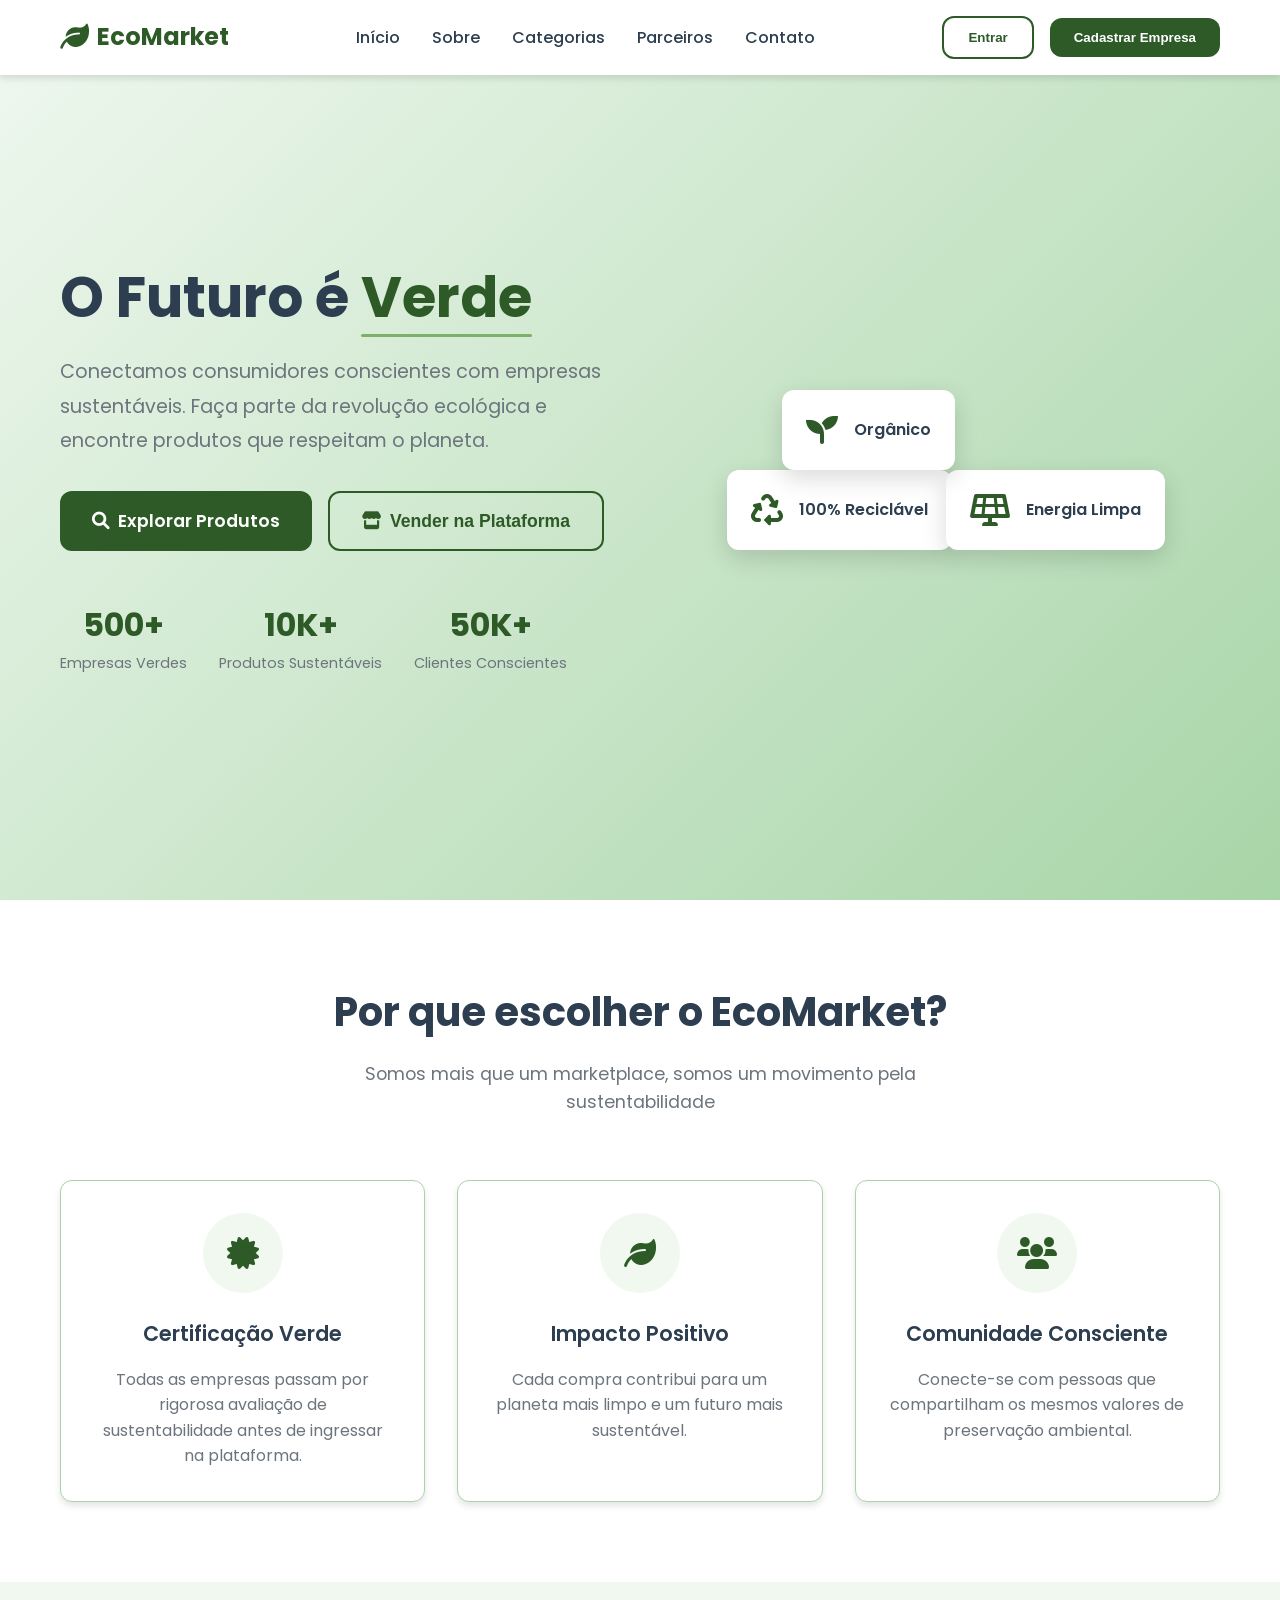
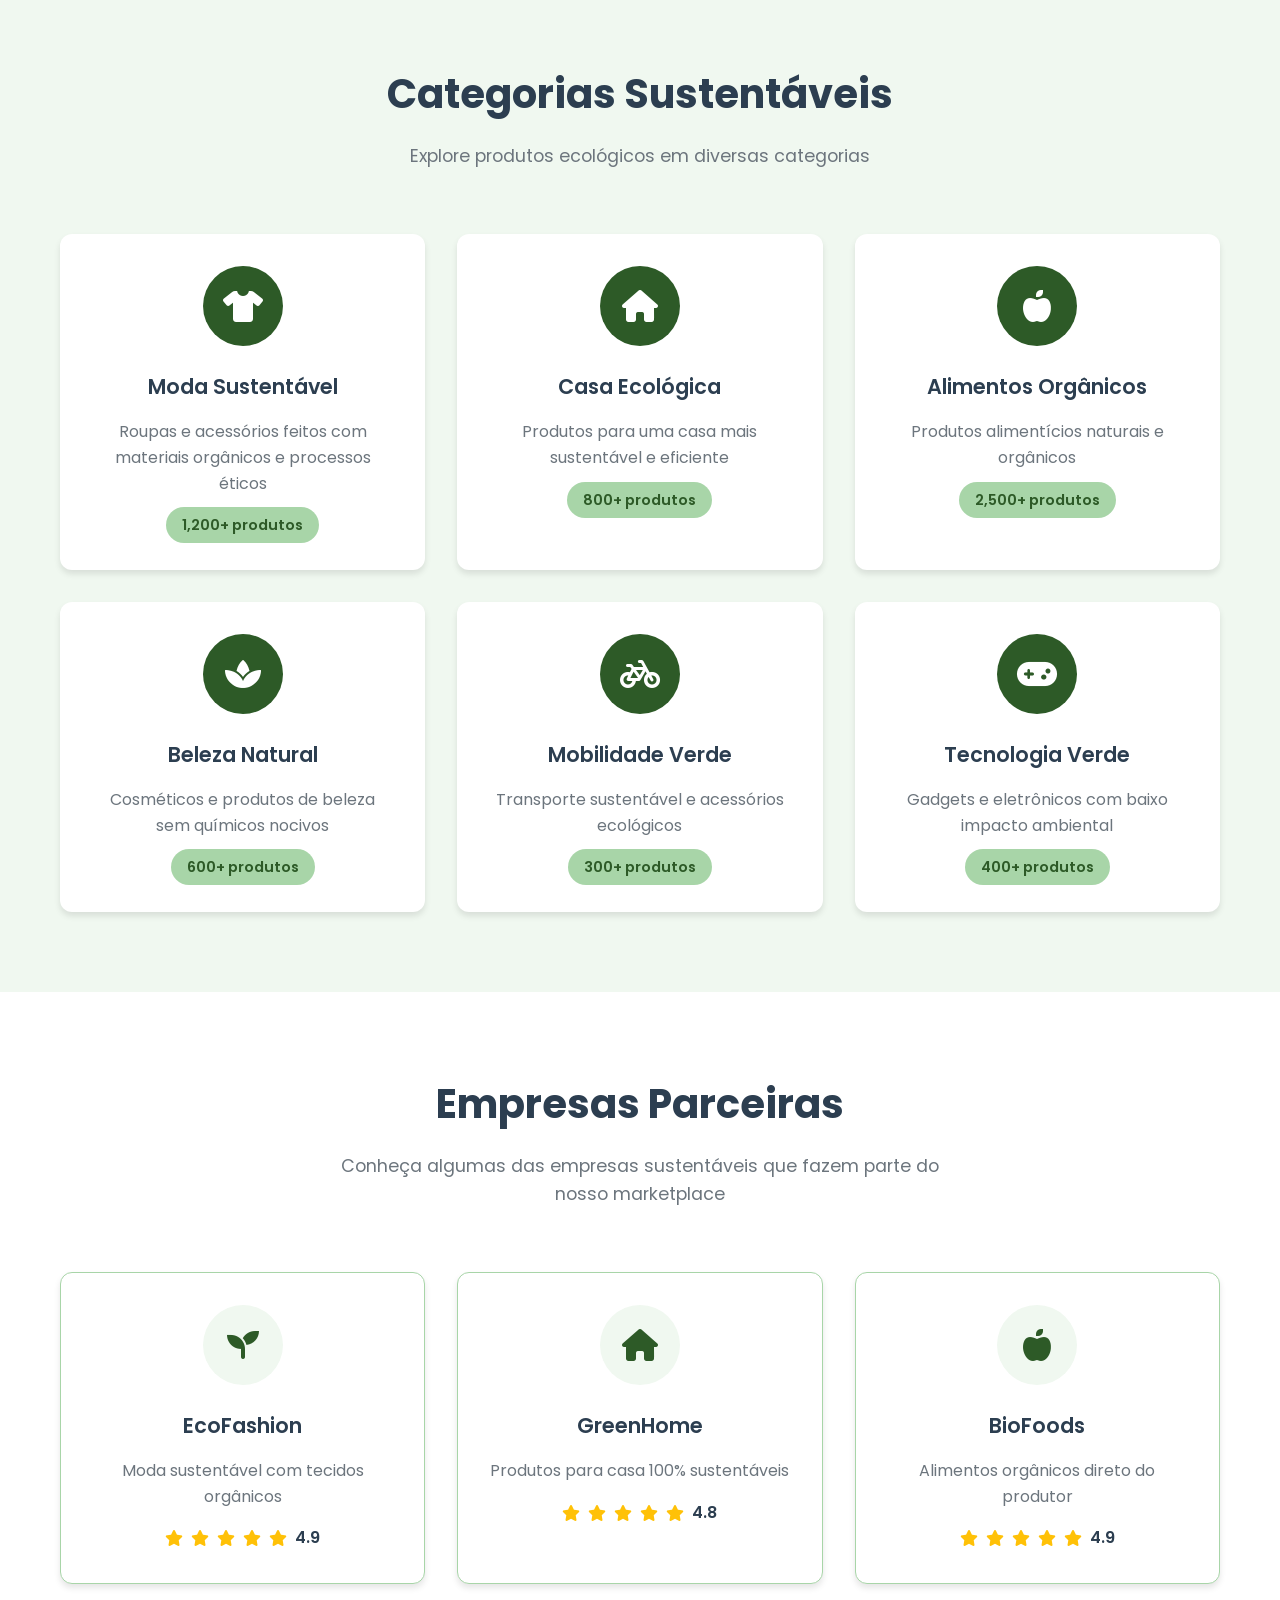
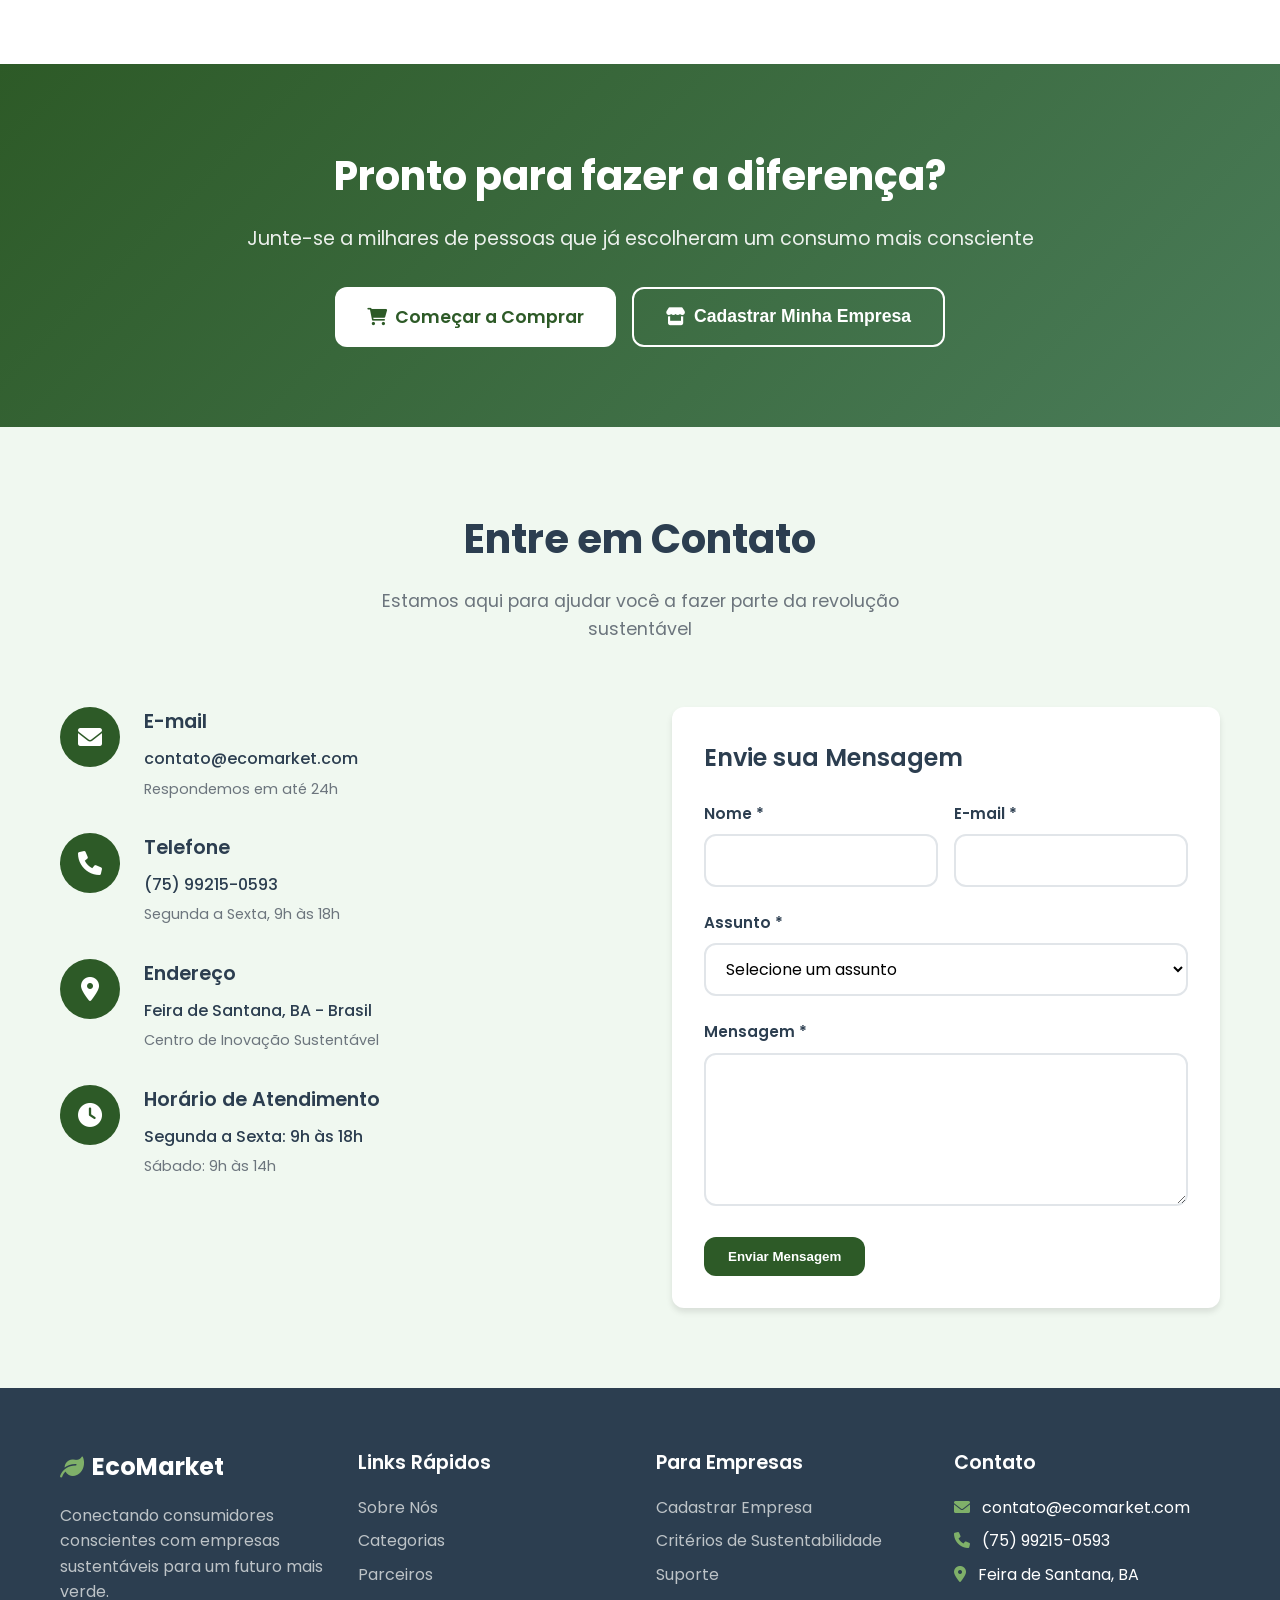
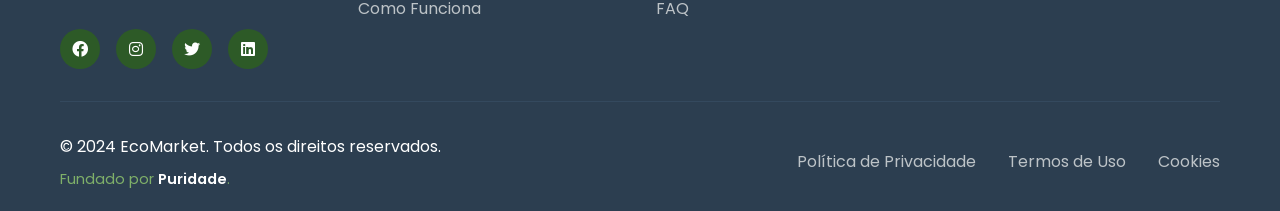
<file: index.html>
<!DOCTYPE html>
<html lang="pt-BR">
<head>
    <meta charset="UTF-8">
    <meta name="viewport" content="width=device-width, initial-scale=1.0">
    <link rel="shortcut icon" href="favicon.ico" type="image/x-icon">
    <title>EcoMarket - Marketplace Sustentável</title>
    <link rel="stylesheet" href="styles.css">
    <link href="https://fonts.googleapis.com/css2?family=Poppins:wght@300;400;500;600;700&display=swap" rel="stylesheet">
    <link rel="stylesheet" href="https://cdnjs.cloudflare.com/ajax/libs/font-awesome/6.0.0/css/all.min.css">
</head>
<body>
    <!-- Header -->
    <header class="header">
        <nav class="navbar">
            <div class="nav-container">
                <div class="nav-logo">
                    <i class="fas fa-leaf"></i>
                    <span>EcoMarket</span>
                </div>
                <ul class="nav-menu">
                    <li><a href="#home">Início</a></li>
                    <li><a href="#about">Sobre</a></li>
                    <li><a href="#categories">Categorias</a></li>
                    <li><a href="#partners">Parceiros</a></li>
                    <li><a href="#contact">Contato</a></li>
                </ul>
                <div class="nav-actions">
                    <button class="btn-secondary">Entrar</button>
                    <button class="btn-primary">Cadastrar Empresa</button>
                </div>
                <div class="hamburger">
                    <span></span>
                    <span></span>
                    <span></span>
                </div>
            </div>
        </nav>
    </header>

    <!-- Hero Section -->
    <section id="home" class="hero">
        <div class="hero-container">
            <div class="hero-content">
                <h1 class="hero-title">
                    O Futuro é <span class="highlight">Verde</span>
                </h1>
                <p class="hero-subtitle">
                    Conectamos consumidores conscientes com empresas sustentáveis. 
                    Faça parte da revolução ecológica e encontre produtos que respeitam o planeta.
                </p>
                <div class="hero-actions">
                    <a href="marketplace/marketplace.html" class="btn-primary btn-large">
                        <i class="fas fa-search"></i>
                        Explorar Produtos
                    </a>
                    <button class="btn-outline btn-large">
                        <i class="fas fa-store"></i>
                        Vender na Plataforma
                    </button>
                </div>
                <div class="hero-stats">
                    <div class="stat">
                        <span class="stat-number">500+</span>
                        <span class="stat-label">Empresas Verdes</span>
                    </div>
                    <div class="stat">
                        <span class="stat-number">10K+</span>
                        <span class="stat-label">Produtos Sustentáveis</span>
                    </div>
                    <div class="stat">
                        <span class="stat-number">50K+</span>
                        <span class="stat-label">Clientes Conscientes</span>
                    </div>
                </div>
            </div>
            <div class="hero-image">
                <div class="floating-card card-1">
                    <i class="fas fa-recycle"></i>
                    <span>100% Reciclável</span>
                </div>
                <div class="floating-card card-2">
                    <i class="fas fa-solar-panel"></i>
                    <span>Energia Limpa</span>
                </div>
                <div class="floating-card card-3">
                    <i class="fas fa-seedling"></i>
                    <span>Orgânico</span>
                </div>
            </div>
        </div>
    </section>

    <!-- About Section -->
    <section id="about" class="about">
        <div class="container">
            <div class="section-header">
                <h2>Por que escolher o EcoMarket?</h2>
                <p>Somos mais que um marketplace, somos um movimento pela sustentabilidade</p>
            </div>
            <div class="features-grid">
                <div class="feature-card">
                    <div class="feature-icon">
                        <i class="fas fa-certificate"></i>
                    </div>
                    <h3>Certificação Verde</h3>
                    <p>Todas as empresas passam por rigorosa avaliação de sustentabilidade antes de ingressar na plataforma.</p>
                </div>
                <div class="feature-card">
                    <div class="feature-icon">
                        <i class="fas fa-leaf"></i>
                    </div>
                    <h3>Impacto Positivo</h3>
                    <p>Cada compra contribui para um planeta mais limpo e um futuro mais sustentável.</p>
                </div>
                <div class="feature-card">
                    <div class="feature-icon">
                        <i class="fas fa-users"></i>
                    </div>
                    <h3>Comunidade Consciente</h3>
                    <p>Conecte-se com pessoas que compartilham os mesmos valores de preservação ambiental.</p>
                </div>
            </div>
        </div>
    </section>

    <!-- Categories Section -->
    <section id="categories" class="categories">
        <div class="container">
            <div class="section-header">
                <h2>Categorias Sustentáveis</h2>
                <p>Explore produtos ecológicos em diversas categorias</p>
            </div>
            <div class="categories-grid">
                <div class="category-card">
                    <div class="category-icon">
                        <i class="fas fa-tshirt"></i>
                    </div>
                    <h3>Moda Sustentável</h3>
                    <p>Roupas e acessórios feitos com materiais orgânicos e processos éticos</p>
                    <span class="category-count">1,200+ produtos</span>
                </div>
                <div class="category-card">
                    <div class="category-icon">
                        <i class="fas fa-home"></i>
                    </div>
                    <h3>Casa Ecológica</h3>
                    <p>Produtos para uma casa mais sustentável e eficiente</p>
                    <span class="category-count">800+ produtos</span>
                </div>
                <div class="category-card">
                    <div class="category-icon">
                        <i class="fas fa-apple-alt"></i>
                    </div>
                    <h3>Alimentos Orgânicos</h3>
                    <p>Produtos alimentícios naturais e orgânicos</p>
                    <span class="category-count">2,500+ produtos</span>
                </div>
                <div class="category-card">
                    <div class="category-icon">
                        <i class="fas fa-spa"></i>
                    </div>
                    <h3>Beleza Natural</h3>
                    <p>Cosméticos e produtos de beleza sem químicos nocivos</p>
                    <span class="category-count">600+ produtos</span>
                </div>
                <div class="category-card">
                    <div class="category-icon">
                        <i class="fas fa-bicycle"></i>
                    </div>
                    <h3>Mobilidade Verde</h3>
                    <p>Transporte sustentável e acessórios ecológicos</p>
                    <span class="category-count">300+ produtos</span>
                </div>
                <div class="category-card">
                    <div class="category-icon">
                        <i class="fas fa-gamepad"></i>
                    </div>
                    <h3>Tecnologia Verde</h3>
                    <p>Gadgets e eletrônicos com baixo impacto ambiental</p>
                    <span class="category-count">400+ produtos</span>
                </div>
            </div>
        </div>
    </section>

    <!-- Partners Section -->
    <section id="partners" class="partners">
        <div class="container">
            <div class="section-header">
                <h2>Empresas Parceiras</h2>
                <p>Conheça algumas das empresas sustentáveis que fazem parte do nosso marketplace</p>
            </div>
            <div class="partners-grid">
                <div class="partner-card">
                    <div class="partner-logo">
                        <i class="fas fa-seedling"></i>
                    </div>
                    <h3>EcoFashion</h3>
                    <p>Moda sustentável com tecidos orgânicos</p>
                    <div class="partner-rating">
                        <i class="fas fa-star"></i>
                        <i class="fas fa-star"></i>
                        <i class="fas fa-star"></i>
                        <i class="fas fa-star"></i>
                        <i class="fas fa-star"></i>
                        <span>4.9</span>
                    </div>
                </div>
                <div class="partner-card">
                    <div class="partner-logo">
                        <i class="fas fa-home"></i>
                    </div>
                    <h3>GreenHome</h3>
                    <p>Produtos para casa 100% sustentáveis</p>
                    <div class="partner-rating">
                        <i class="fas fa-star"></i>
                        <i class="fas fa-star"></i>
                        <i class="fas fa-star"></i>
                        <i class="fas fa-star"></i>
                        <i class="fas fa-star"></i>
                        <span>4.8</span>
                    </div>
                </div>
                <div class="partner-card">
                    <div class="partner-logo">
                        <i class="fas fa-apple-alt"></i>
                    </div>
                    <h3>BioFoods</h3>
                    <p>Alimentos orgânicos direto do produtor</p>
                    <div class="partner-rating">
                        <i class="fas fa-star"></i>
                        <i class="fas fa-star"></i>
                        <i class="fas fa-star"></i>
                        <i class="fas fa-star"></i>
                        <i class="fas fa-star"></i>
                        <span>4.9</span>
                    </div>
                </div>
            </div>
        </div>
    </section>

    <!-- CTA Section -->
    <section class="cta">
        <div class="container">
            <div class="cta-content">
                <h2>Pronto para fazer a diferença?</h2>
                <p>Junte-se a milhares de pessoas que já escolheram um consumo mais consciente</p>
                <div class="cta-actions">
                    <a href="marketplace/marketplace.html" class="btn-primary btn-large">
                        <i class="fas fa-shopping-cart"></i>
                        Começar a Comprar
                    </a>
                    <button class="btn-outline btn-large">
                        <i class="fas fa-store"></i>
                        Cadastrar Minha Empresa
                    </button>
                </div>
            </div>
        </div>
    </section>

    <!-- Seção de Contato -->
    <section id="contact" class="contact">
        <div class="container">
            <div class="section-header">
                <h2>Entre em Contato</h2>
                <p>Estamos aqui para ajudar você a fazer parte da revolução sustentável</p>
            </div>
            <div class="contact-content">
                <div class="contact-info">
                    <div class="contact-item">
                        <div class="contact-icon">
                            <i class="fas fa-envelope"></i>
                        </div>
                        <div class="contact-details">
                            <h3>E-mail</h3>
                            <p>contato@ecomarket.com</p>
                            <span>Respondemos em até 24h</span>
                        </div>
                    </div>
                    
                    <div class="contact-item">
                        <div class="contact-icon">
                            <i class="fas fa-phone"></i>
                        </div>
                        <div class="contact-details">
                            <h3>Telefone</h3>
                            <p>(75) 99215-0593</p>
                            <span>Segunda a Sexta, 9h às 18h</span>
                        </div>
                    </div>
                    
                    <div class="contact-item">
                        <div class="contact-icon">
                            <i class="fas fa-map-marker-alt"></i>
                        </div>
                        <div class="contact-details">
                            <h3>Endereço</h3>
                            <p>Feira de Santana, BA - Brasil</p>
                            <span>Centro de Inovação Sustentável</span>
                        </div>
                    </div>
                    
                    <div class="contact-item">
                        <div class="contact-icon">
                            <i class="fas fa-clock"></i>
                        </div>
                        <div class="contact-details">
                            <h3>Horário de Atendimento</h3>
                            <p>Segunda a Sexta: 9h às 18h</p>
                            <span>Sábado: 9h às 14h</span>
                        </div>
                    </div>
                </div>
                
                <div class="contact-form">
                    <h3>Envie sua Mensagem</h3>
                    <form id="contactForm">
                        <div class="form-row">
                            <div class="form-group">
                                <label for="nomeContato">Nome *</label>
                                <input type="text" id="nomeContato" name="nomeContato" required>
                            </div>
                            <div class="form-group">
                                <label for="emailContato">E-mail *</label>
                                <input type="email" id="emailContato" name="emailContato" required>
                            </div>
                        </div>
                        
                        <div class="form-group">
                            <label for="assuntoContato">Assunto *</label>
                            <select id="assuntoContato" name="assuntoContato" required>
                                <option value="">Selecione um assunto</option>
                                <option value="duvida">Dúvida sobre produtos</option>
                                <option value="empresa">Cadastro de empresa</option>
                                <option value="suporte">Suporte técnico</option>
                                <option value="parceria">Parceria</option>
                                <option value="outros">Outros</option>
                            </select>
                        </div>
                        
                        <div class="form-group">
                            <label for="mensagemContato">Mensagem *</label>
                            <textarea id="mensagemContato" name="mensagemContato" rows="5" required></textarea>
                        </div>
                        
                        <button type="submit" class="btn-primary">Enviar Mensagem</button>
                    </form>
                </div>
            </div>
        </div>
    </section>

    <!-- Footer -->
    <footer class="footer">
        <div class="container">
            <div class="footer-content">
                <div class="footer-section">
                    <div class="footer-logo">
                        <i class="fas fa-leaf"></i>
                        <span>EcoMarket</span>
                    </div>
                    <p>Conectando consumidores conscientes com empresas sustentáveis para um futuro mais verde.</p>
                    <div class="social-links">
                        <a href="#"><i class="fab fa-facebook"></i></a>
                        <a href="#"><i class="fab fa-instagram"></i></a>
                        <a href="#"><i class="fab fa-twitter"></i></a>
                        <a href="#"><i class="fab fa-linkedin"></i></a>
                    </div>
                </div>
                <div class="footer-section">
                    <h3>Links Rápidos</h3>
                    <ul>
                        <li><a href="#about">Sobre Nós</a></li>
                        <li><a href="#categories">Categorias</a></li>
                        <li><a href="#partners">Parceiros</a></li>
                        <li><a href="#">Como Funciona</a></li>
                    </ul>
                </div>
                <div class="footer-section">
                    <h3>Para Empresas</h3>
                    <ul>
                        <li><a href="#">Cadastrar Empresa</a></li>
                        <li><a href="#">Critérios de Sustentabilidade</a></li>
                        <li><a href="#">Suporte</a></li>
                        <li><a href="#">FAQ</a></li>
                    </ul>
                </div>
                <div class="footer-section">
                    <h3>Contato</h3>
                    <ul>
                        <li><i class="fas fa-envelope"></i> contato@ecomarket.com</li>
                        <li><i class="fas fa-phone"></i> (75) 99215-0593</li>
                        <li><i class="fas fa-map-marker-alt"></i> Feira de Santana, BA</li>
                    </ul>
                </div>
            </div>
            <div class="footer-bottom">
                <div class="footer-founder">
                    <p>&copy; 2024 EcoMarket. Todos os direitos reservados.</p>
                    <p class="founder-info">Fundado por <strong>Puridade</strong>.</p>
                </div>
                <div class="footer-links">
                    <a href="#">Política de Privacidade</a>
                    <a href="#">Termos de Uso</a>
                    <a href="#">Cookies</a>
                </div>
            </div>
        </div>
    </footer>

    <!-- Modal de Cadastro -->
    <div id="cadastroModal" class="modal">
        <div class="modal-content">
            <div class="modal-header">
                <h2>Cadastrar Empresa</h2>
                <span class="close">&times;</span>
            </div>
            <form id="cadastroForm" class="modal-form">
                <div class="form-group">
                    <label for="nomeResponsavel">Nome do Responsável *</label>
                    <input type="text" id="nomeResponsavel" name="nomeResponsavel" required>
                </div>
                
                <div class="form-group">
                    <label for="nomeEmpresa">Nome da Empresa *</label>
                    <input type="text" id="nomeEmpresa" name="nomeEmpresa" required>
                </div>
                
                <div class="form-group">
                    <label for="cnpj">CNPJ *</label>
                    <input type="text" id="cnpj" name="cnpj" placeholder="00.000.000/0000-00" required>
                </div>
                
                <div class="form-group">
                    <label for="areaAtuacao">Área de Atuação *</label>
                    <select id="areaAtuacao" name="areaAtuacao" required>
                        <option value="">Selecione uma área</option>
                        <option value="moda-sustentavel">Moda Sustentável</option>
                        <option value="casa-ecologica">Casa Ecológica</option>
                        <option value="alimentos-organicos">Alimentos Orgânicos</option>
                        <option value="beleza-natural">Beleza Natural</option>
                        <option value="mobilidade-verde">Mobilidade Verde</option>
                        <option value="tecnologia-verde">Tecnologia Verde</option>
                        <option value="energia-renovavel">Energia Renovável</option>
                        <option value="reciclagem">Reciclagem</option>
                        <option value="outros">Outros</option>
                    </select>
                </div>
                
                <div class="form-group">
                    <label for="faturamento">Faturamento Mensal *</label>
                    <select id="faturamento" name="faturamento" required>
                        <option value="">Selecione uma faixa</option>
                        <option value="ate-10k">Até R$ 10.000</option>
                        <option value="10k-50k">R$ 10.000 - R$ 50.000</option>
                        <option value="50k-100k">R$ 50.000 - R$ 100.000</option>
                        <option value="100k-500k">R$ 100.000 - R$ 500.000</option>
                        <option value="500k-1m">R$ 500.000 - R$ 1.000.000</option>
                        <option value="acima-1m">Acima de R$ 1.000.000</option>
                    </select>
                </div>
                
                <div class="form-group">
                    <label for="localizacao">Localização *</label>
                    <input type="text" id="localizacao" name="localizacao" placeholder="Cidade, Estado" required>
                </div>
                
                <div class="form-group">
                    <label for="email">E-mail *</label>
                    <input type="email" id="email" name="email" required>
                </div>
                
                <div class="form-group">
                    <label for="telefone">Telefone *</label>
                    <input type="tel" id="telefone" name="telefone" placeholder="(75) 99215-0593" required>
                </div>
                
                <div class="form-group">
                    <label for="descricao">Descrição da Empresa</label>
                    <textarea id="descricao" name="descricao" rows="4" placeholder="Conte-nos sobre sua empresa e práticas sustentáveis..."></textarea>
                </div>
                
                <div class="form-group checkbox-group">
                    <label class="checkbox-label">
                        <input type="checkbox" id="termos" name="termos" required>
                        <span class="checkmark"></span>
                        Aceito os <a href="#" class="link-termos">termos de uso</a> e <a href="#" class="link-termos">política de privacidade</a> *
                    </label>
                </div>
                
                <div class="form-actions">
                    <button type="button" class="btn-secondary" id="cancelarCadastro">Cancelar</button>
                    <button type="submit" class="btn-primary">Enviar Cadastro</button>
                </div>
            </form>
        </div>
    </div>

    <!-- Modal de Download do App -->
    <div id="appDownloadModal" class="modal">
        <div class="modal-content app-modal">
            <div class="modal-header app-header">
                <h2>
                    <i class="fas fa-mobile-alt"></i>
                    Baixe o App EcoMarket
                </h2>
                <span class="close app-close">&times;</span>
            </div>
            <div class="app-modal-body">
                <div class="app-preview">
                    <div class="phone-mockup">
                        <div class="phone-screen">
                            <div class="app-screenshot">
                                <div class="app-header-mock">
                                    <i class="fas fa-leaf"></i>
                                    <span>EcoMarket</span>
                                </div>
                                <div class="app-content-mock">
                                    <div class="mock-card">
                                        <i class="fas fa-recycle"></i>
                                        <span>Produtos Sustentáveis</span>
                                    </div>
                                    <div class="mock-card">
                                        <i class="fas fa-solar-panel"></i>
                                        <span>Energia Limpa</span>
                                    </div>
                                    <div class="mock-card">
                                        <i class="fas fa-seedling"></i>
                                        <span>Orgânico</span>
                                    </div>
                                </div>
                            </div>
                        </div>
                    </div>
                </div>
                
                <div class="app-features">
                    <h3>Recursos do App</h3>
                    <div class="features-list">
                        <div class="feature-item">
                            <i class="fas fa-search"></i>
                            <span>Busca inteligente de produtos sustentáveis</span>
                        </div>
                        <div class="feature-item">
                            <i class="fas fa-barcode"></i>
                            <span>Scanner de código de barras ecológico</span>
                        </div>
                        <div class="feature-item">
                            <i class="fas fa-heart"></i>
                            <span>Lista de desejos sustentáveis</span>
                        </div>
                        <div class="feature-item">
                            <i class="fas fa-chart-line"></i>
                            <span>Acompanhe seu impacto ambiental</span>
                        </div>
                        <div class="feature-item">
                            <i class="fas fa-bell"></i>
                            <span>Notificações de ofertas verdes</span>
                        </div>
                        <div class="feature-item">
                            <i class="fas fa-users"></i>
                            <span>Comunidade de consumidores conscientes</span>
                        </div>
                    </div>
                </div>
                
                <div class="download-section">
                    <h3>Disponível para Download</h3>
                    <div class="download-buttons">
                        <a href="#" class="download-btn google-play" target="_blank">
                            <img src="[data-uri]" alt="Disponível no Google Play">
                        </a>
                        <a href="#" class="download-btn app-store" target="_blank">
                            <img src="[data-uri]" alt="Disponível na App Store">
                        </a>
                    </div>
                    <p class="download-note">
                        <i class="fas fa-info-circle"></i>
                        Baixe gratuitamente e comece a fazer compras sustentáveis hoje mesmo!
                    </p>
                </div>
            </div>
        </div>
    </div>

    <!-- Modal de Login -->
    <div id="loginModal" class="modal">
        <div class="modal-content login-modal">
            <div class="modal-header login-header">
                <h2>
                    <i class="fas fa-sign-in-alt"></i>
                    Entrar na Plataforma
                </h2>
                <span class="close login-close">&times;</span>
            </div>
            <form id="loginForm" class="modal-form">
                <div class="form-group">
                    <label for="emailLogin">E-mail ou Usuário *</label>
                    <input type="text" id="emailLogin" name="emailLogin" required>
                </div>
                
                <div class="form-group">
                    <label for="senhaLogin">Senha *</label>
                    <input type="password" id="senhaLogin" name="senhaLogin" required>
                </div>
                
                <div class="form-group checkbox-group">
                    <label class="checkbox-label">
                        <input type="checkbox" id="lembrarLogin" name="lembrarLogin">
                        <span class="checkmark"></span>
                        Lembrar de mim
                    </label>
                </div>
                
                <div class="form-group">
                    <a href="#" class="forgot-password">Esqueceu sua senha?</a>
                </div>
                
                <div class="form-actions">
                    <button type="button" class="btn-secondary" id="cancelarLogin">Cancelar</button>
                    <button type="submit" class="btn-primary">Entrar</button>
                </div>
                
                <div class="login-divider">
                    <span>ou</span>
                </div>
                
                <div class="social-login">
                    <button type="button" class="social-btn google-btn">
                        <i class="fab fa-google"></i>
                        Entrar com Google
                    </button>
                    <button type="button" class="social-btn facebook-btn">
                        <i class="fab fa-facebook-f"></i>
                        Entrar com Facebook
                    </button>
                </div>
                
                <div class="signup-link">
                    <p>Não tem uma conta? <a href="#" id="abrirCadastro">Cadastre-se aqui</a></p>
                </div>
            </form>
        </div>
    </div>

    <script src="script.js"></script>
</body>
</html>
</file>
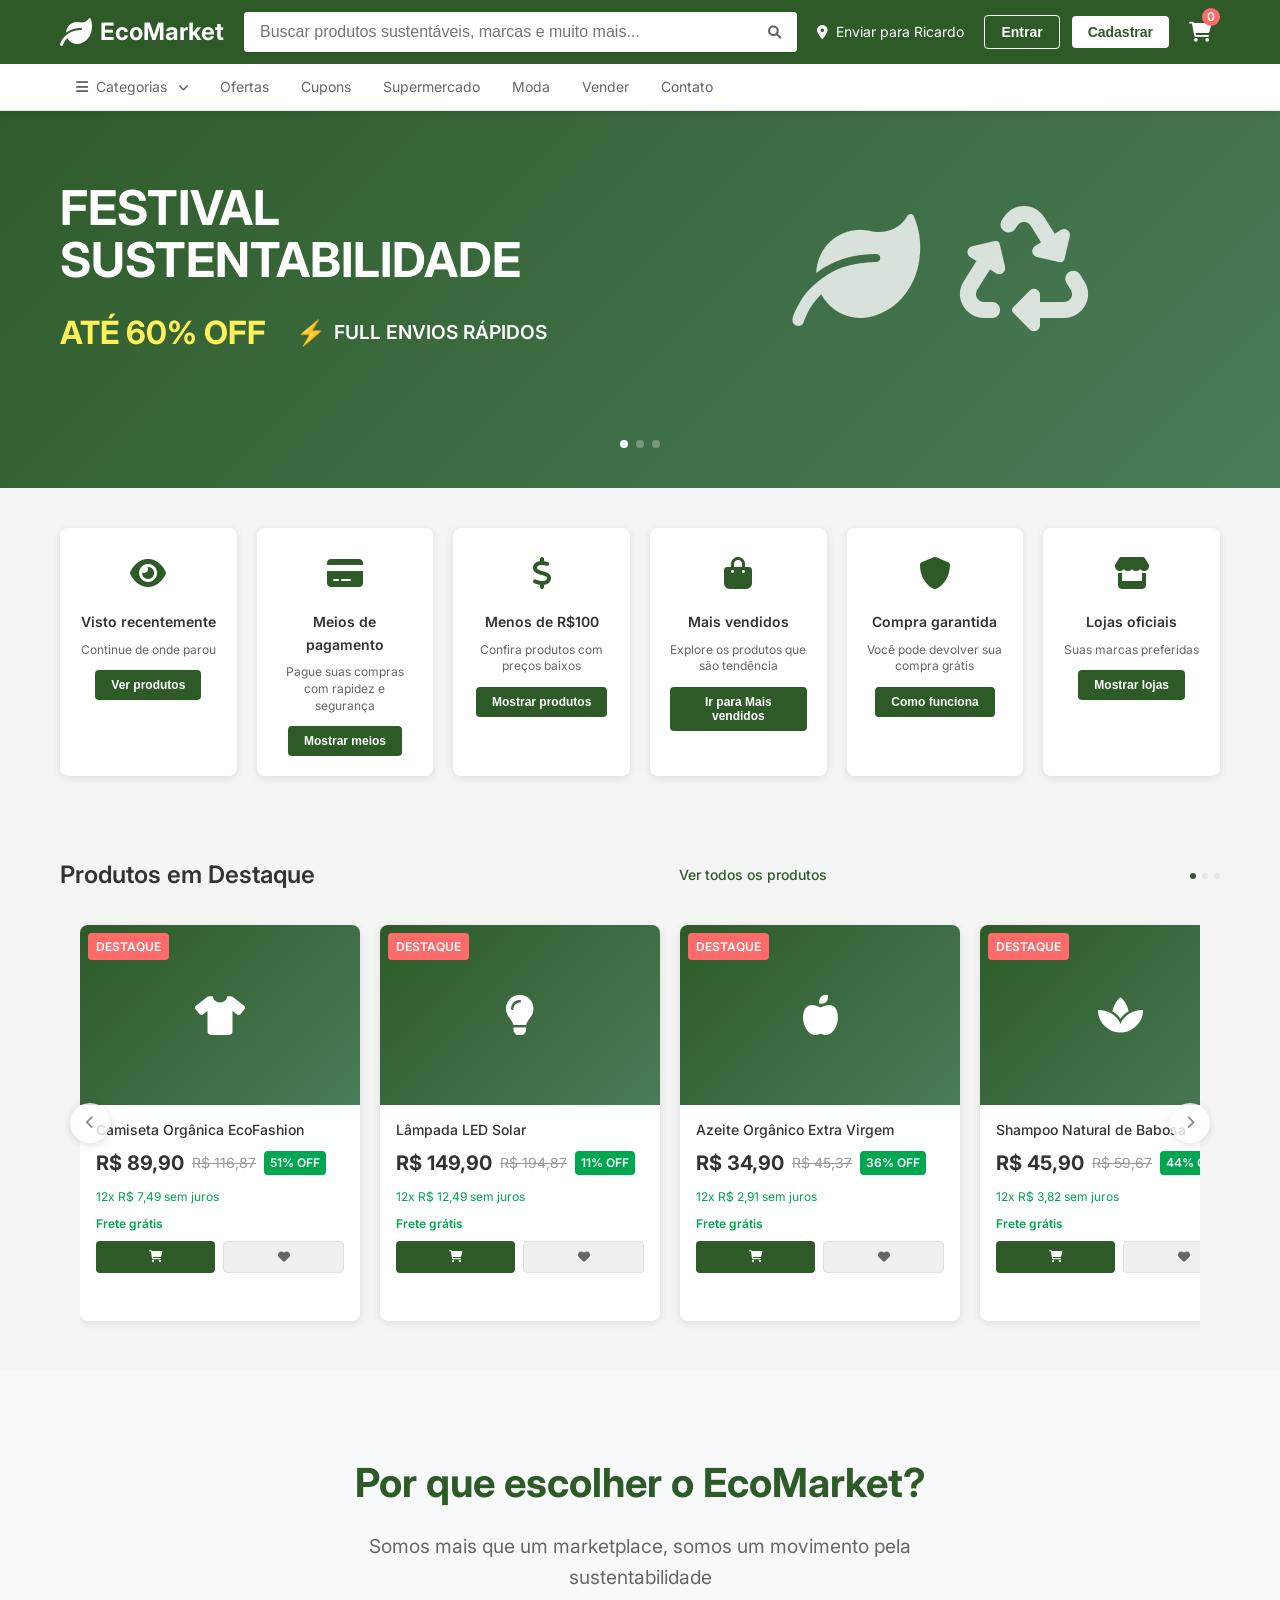
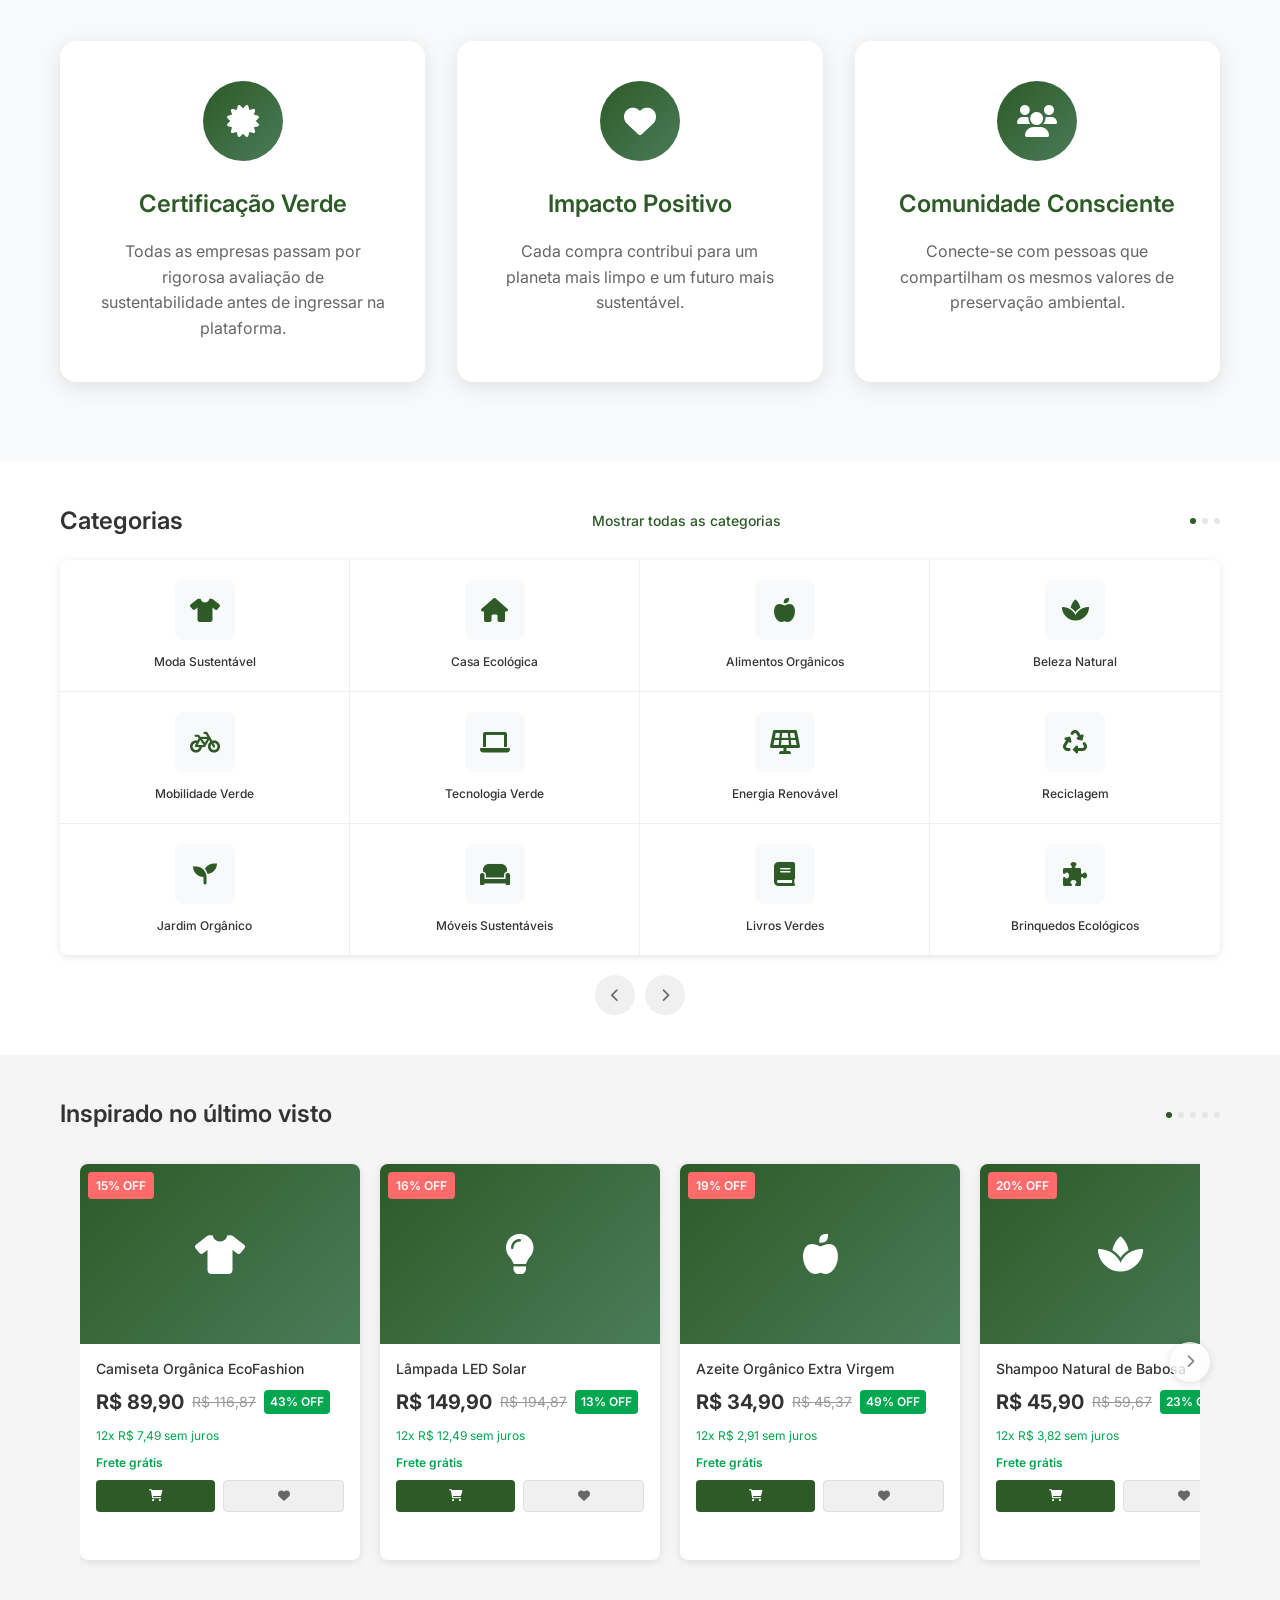
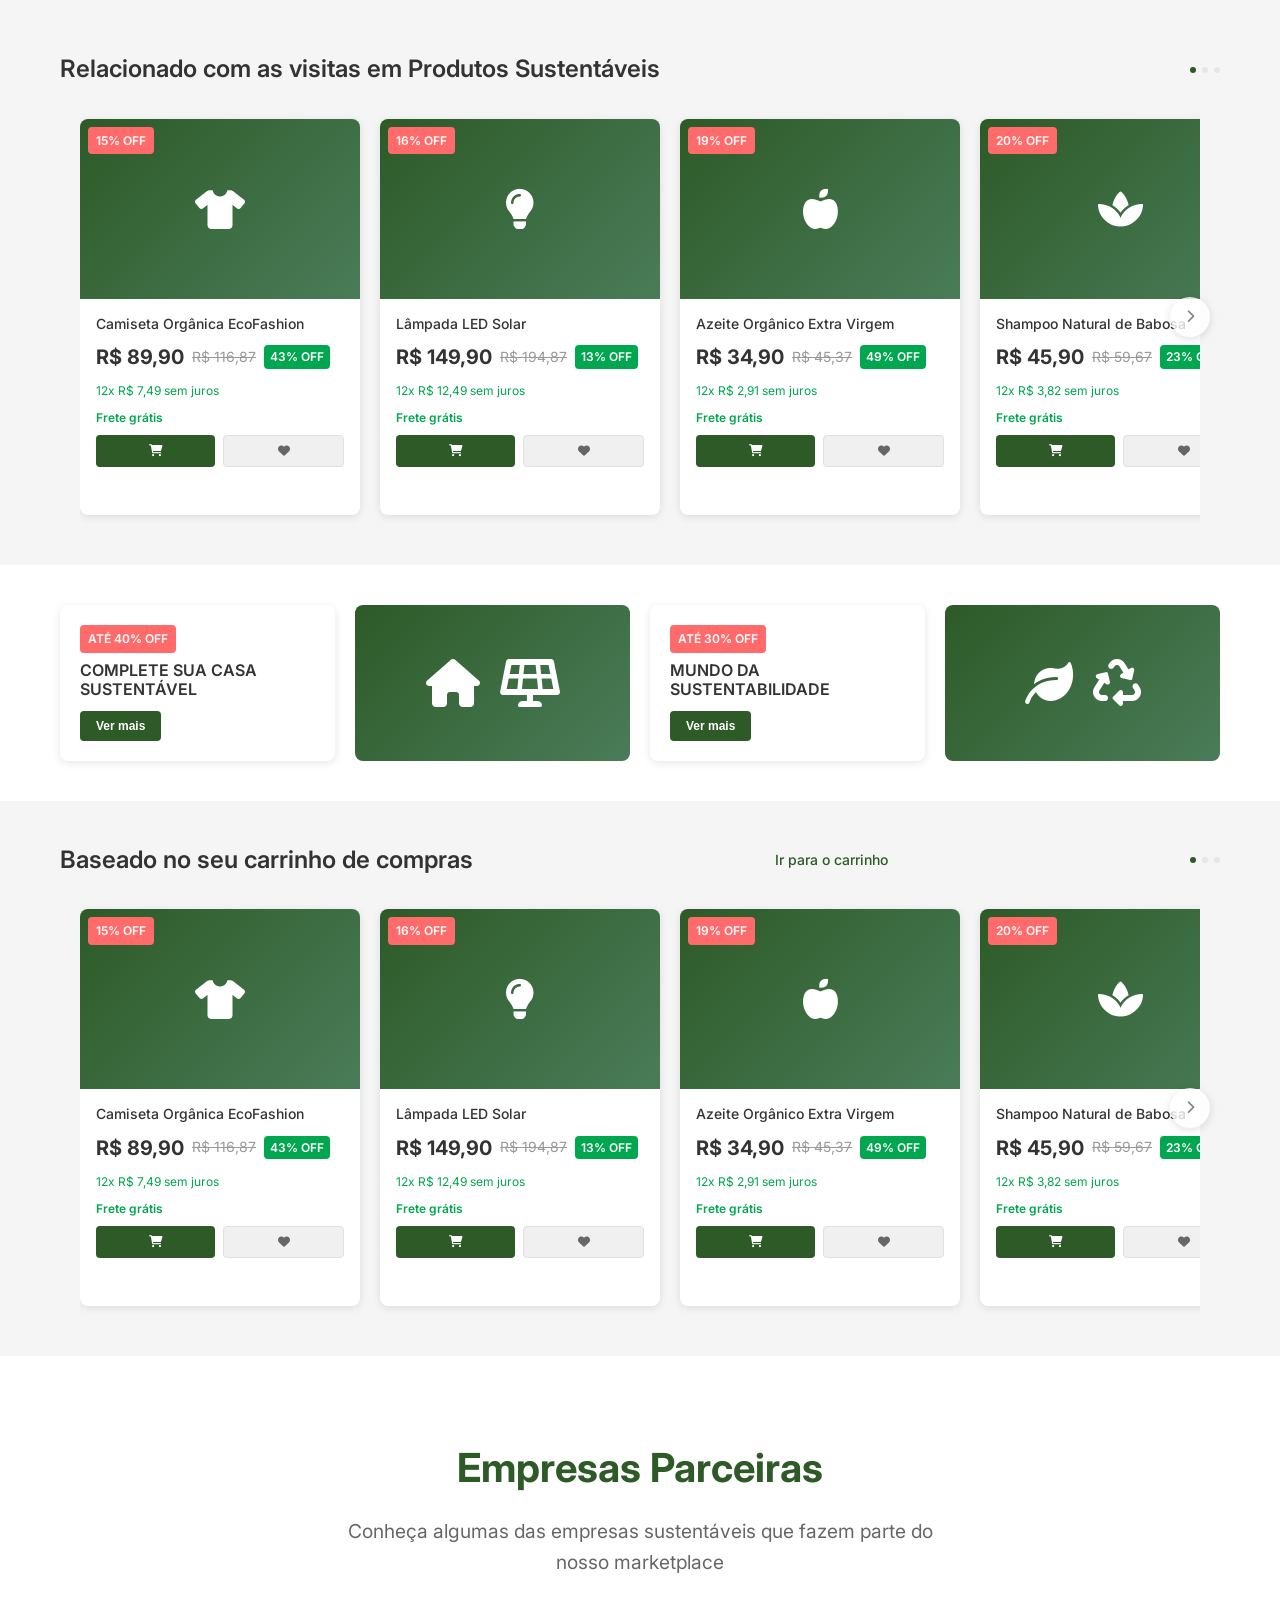
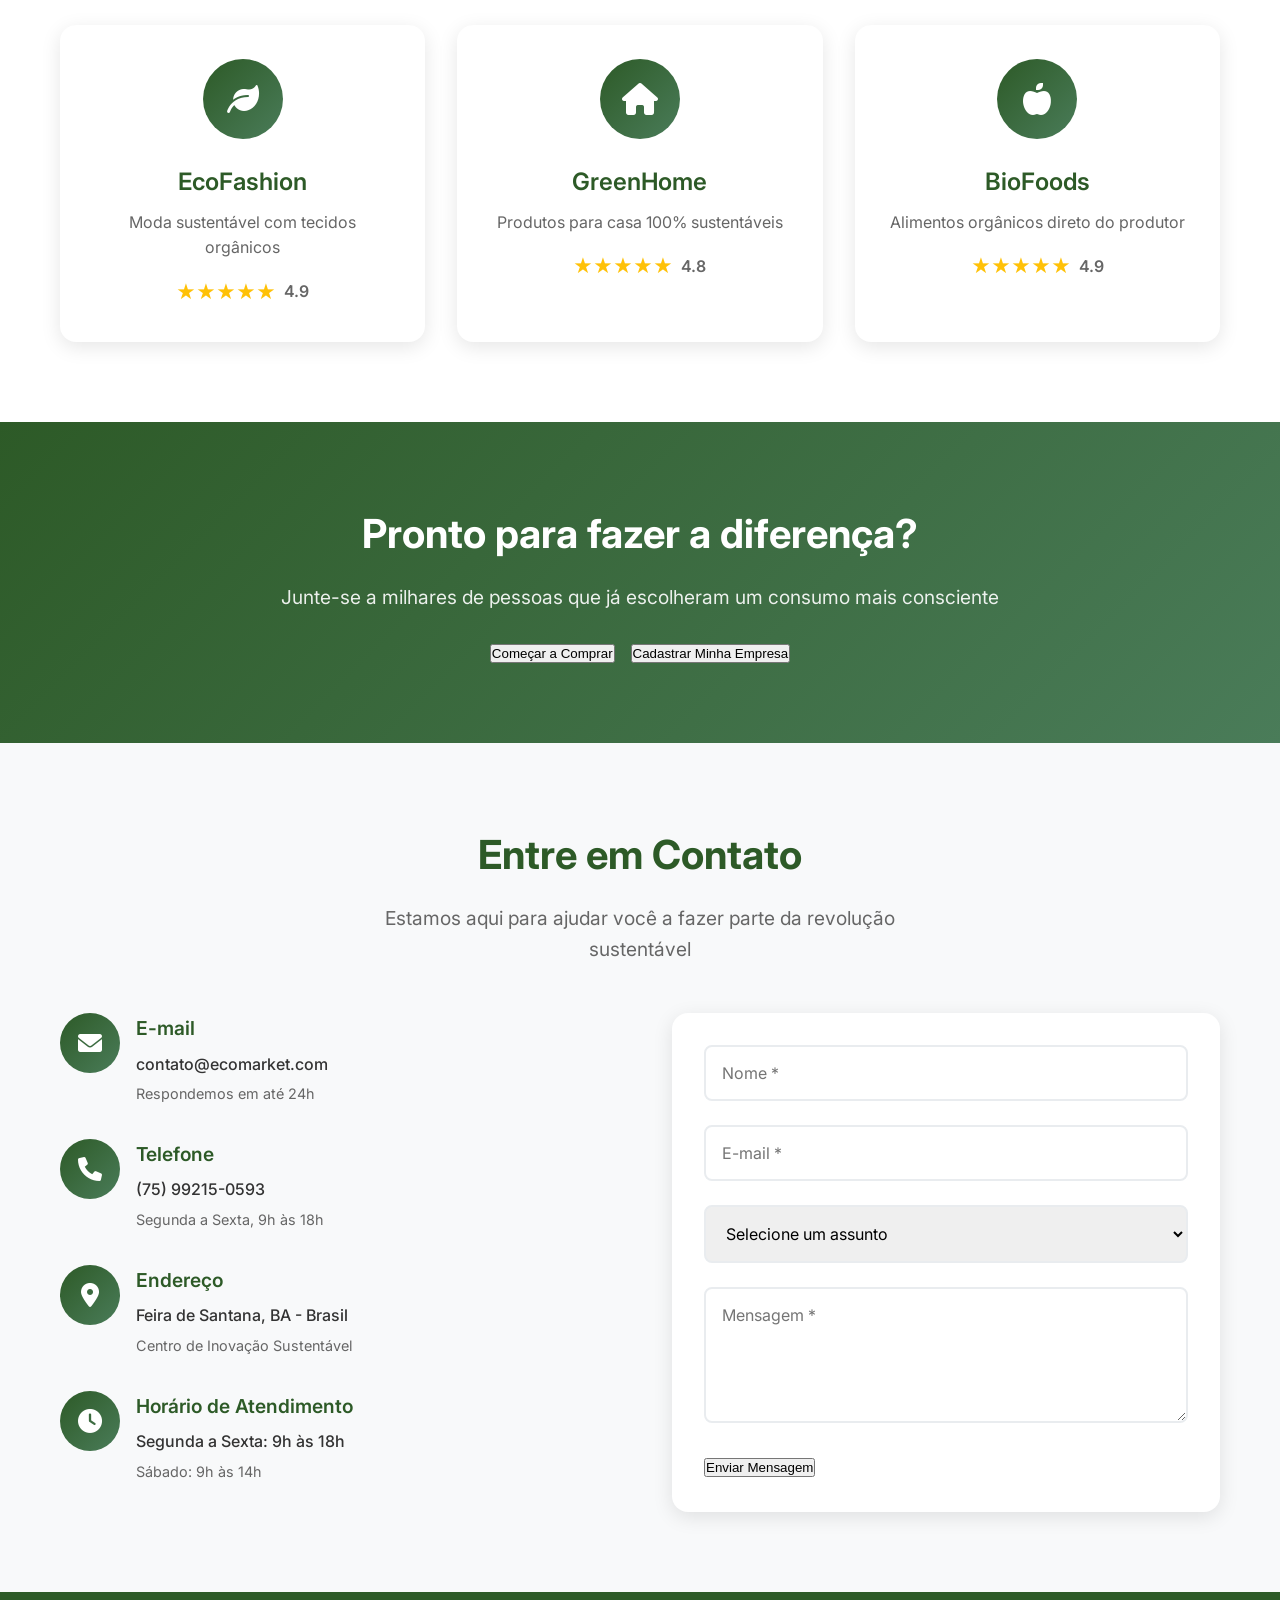
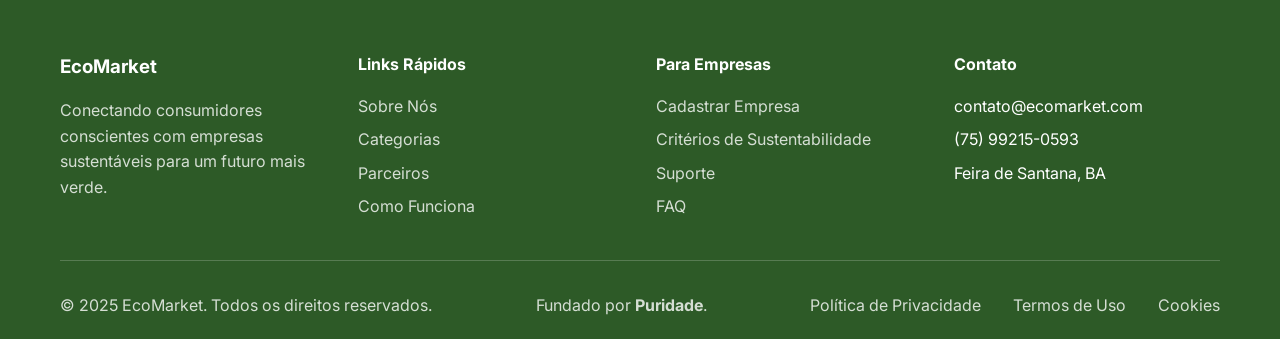
<file: marketplace/marketplace.html>
<!DOCTYPE html>
<html lang="pt-BR">
<head>
    <meta charset="UTF-8">
    <meta name="viewport" content="width=device-width, initial-scale=1.0">
    <title>EcoMarket - Marketplace Sustentável</title>
    <link rel="stylesheet" href="styles.css">
    <link href="https://cdnjs.cloudflare.com/ajax/libs/font-awesome/6.0.0/css/all.min.css" rel="stylesheet">
    <link href="https://fonts.googleapis.com/css2?family=Inter:wght@300;400;500;600;700&display=swap" rel="stylesheet">
</head>
<body>
    <!-- Header -->
    <header class="header">
        <!-- Top Bar -->
        <div class="top-bar">
            <div class="container">
                <div class="top-bar-content">
                    <div class="logo-section">
                        <div class="logo">
                            <i class="fas fa-leaf"></i>
                            <span>EcoMarket</span>
                        </div>
                    </div>
                    <div class="search-section">
                        <div class="search-bar">
                            <input type="text" placeholder="Buscar produtos sustentáveis, marcas e muito mais..." id="mainSearch">
                            <button type="button" onclick="searchProducts()">
                                <i class="fas fa-search"></i>
                            </button>
                        </div>
                    </div>
                    <div class="user-section">
                        <div class="user-info">
                            <i class="fas fa-map-marker-alt"></i>
                            <span>Enviar para Ricardo</span>
                        </div>
                        <div class="user-actions">
                            <button class="btn-login" onclick="openLoginModal()">Entrar</button>
                            <button class="btn-register" onclick="openCompanyModal()">Cadastrar</button>
                            <div class="cart-icon">
                                <i class="fas fa-shopping-cart"></i>
                                <span class="cart-count">0</span>
                            </div>
                        </div>
                    </div>
                </div>
            </div>
        </div>
        
        <!-- Navigation -->
        <nav class="main-nav">
            <div class="container">
                <div class="hamburger" onclick="toggleMobileMenu()">
                    <span></span>
                    <span></span>
                    <span></span>
                </div>
                <ul class="nav-menu">
                    <li class="nav-item dropdown">
                        <a href="#categorias" onclick="scrollToSection('categorias')">
                            <i class="fas fa-bars"></i>
                            Categorias
                        </a>
                    </li>
                    <li class="nav-item"><a href="#ofertas" onclick="filterProducts('ofertas')">Ofertas</a></li>
                    <li class="nav-item"><a href="#cupons" onclick="showCoupons()">Cupons</a></li>
                    <li class="nav-item"><a href="#supermercado" onclick="filterProducts('alimentos')">Supermercado</a></li>
                    <li class="nav-item"><a href="#moda" onclick="filterProducts('moda')">Moda</a></li>
                    <li class="nav-item"><a href="#vender" onclick="openCompanyModal()">Vender</a></li>
                    <li class="nav-item"><a href="#contato" onclick="scrollToSection('contato')">Contato</a></li>
                </ul>
            </div>
        </nav>
    </header>

    <!-- Main Banner Section -->
    <section class="main-banner">
        <div class="container">
            <div class="banner-content">
                <div class="banner-left">
                    <div class="banner-text">
                        <h1>FESTIVAL SUSTENTABILIDADE</h1>
                        <div class="banner-offer">
                            <span class="discount">ATÉ 60% OFF</span>
                            <span class="shipping">FULL ENVIOS RÁPIDOS</span>
                        </div>
                    </div>
                </div>
                <div class="banner-right">
                    <div class="banner-image">
                        <i class="fas fa-leaf"></i>
                        <i class="fas fa-recycle"></i>
                    </div>
                </div>
            </div>
            <div class="banner-dots">
                <span class="dot active"></span>
                <span class="dot"></span>
                <span class="dot"></span>
            </div>
        </div>
    </section>

    <!-- Service Cards Section -->
    <section class="service-cards">
        <div class="container">
            <div class="cards-grid">
                <div class="service-card" onclick="showRecentProducts()">
                    <div class="card-icon">
                        <i class="fas fa-eye"></i>
                    </div>
                    <div class="card-content">
                        <h3>Visto recentemente</h3>
                        <p>Continue de onde parou</p>
                        <button class="card-btn">Ver produtos</button>
                    </div>
                </div>
                <div class="service-card" onclick="showPaymentMethods()">
                    <div class="card-icon">
                        <i class="fas fa-credit-card"></i>
                    </div>
                    <div class="card-content">
                        <h3>Meios de pagamento</h3>
                        <p>Pague suas compras com rapidez e segurança</p>
                        <button class="card-btn">Mostrar meios</button>
                    </div>
                </div>
                <div class="service-card" onclick="filterProducts('baratos')">
                    <div class="card-icon">
                        <i class="fas fa-dollar-sign"></i>
                    </div>
                    <div class="card-content">
                        <h3>Menos de R$100</h3>
                        <p>Confira produtos com preços baixos</p>
                        <button class="card-btn">Mostrar produtos</button>
                    </div>
                </div>
                <div class="service-card" onclick="filterProducts('mais-vendidos')">
                    <div class="card-icon">
                        <i class="fas fa-shopping-bag"></i>
                    </div>
                    <div class="card-content">
                        <h3>Mais vendidos</h3>
                        <p>Explore os produtos que são tendência</p>
                        <button class="card-btn">Ir para Mais vendidos</button>
                    </div>
                </div>
                <div class="service-card" onclick="showGuarantee()">
                    <div class="card-icon">
                        <i class="fas fa-shield-alt"></i>
                    </div>
                    <div class="card-content">
                        <h3>Compra garantida</h3>
                        <p>Você pode devolver sua compra grátis</p>
                        <button class="card-btn">Como funciona</button>
                    </div>
                </div>
                <div class="service-card" onclick="showOfficialStores()">
                    <div class="card-icon">
                        <i class="fas fa-store"></i>
                    </div>
                    <div class="card-content">
                        <h3>Lojas oficiais</h3>
                        <p>Suas marcas preferidas</p>
                        <button class="card-btn">Mostrar lojas</button>
                    </div>
                </div>
            </div>
        </div>
    </section>

    <!-- Featured Products Section -->
    <section class="featured-products">
        <div class="container">
            <div class="section-header">
                <h2>Produtos em Destaque</h2>
                <a href="#" class="show-all" onclick="scrollToSection('categorias')">Ver todos os produtos</a>
                <div class="pagination-dots">
                    <span class="dot active"></span>
                    <span class="dot"></span>
                    <span class="dot"></span>
                </div>
            </div>
            <div class="products-container">
                <div class="products-grid" id="featuredProductsGrid">
                    <!-- Featured products will be loaded here -->
                </div>
                <button class="carousel-nav-btn prev" onclick="scrollCarousel('featuredProductsGrid', 'left')">
                    <i class="fas fa-chevron-left"></i>
                </button>
                <button class="carousel-nav-btn next" onclick="scrollCarousel('featuredProductsGrid', 'right')">
                    <i class="fas fa-chevron-right"></i>
                </button>
            </div>
        </div>
    </section>

    <!-- Why Choose Section -->
    <section id="sobre" class="why-choose">
        <div class="container">
            <h2>Por que escolher o EcoMarket?</h2>
            <p class="section-subtitle">Somos mais que um marketplace, somos um movimento pela sustentabilidade</p>
            <div class="features-grid">
                <div class="feature-card">
                    <div class="feature-icon">
                        <i class="fas fa-certificate"></i>
                    </div>
                    <h3>Certificação Verde</h3>
                    <p>Todas as empresas passam por rigorosa avaliação de sustentabilidade antes de ingressar na plataforma.</p>
                </div>
                <div class="feature-card">
                    <div class="feature-icon">
                        <i class="fas fa-heart"></i>
                    </div>
                    <h3>Impacto Positivo</h3>
                    <p>Cada compra contribui para um planeta mais limpo e um futuro mais sustentável.</p>
                </div>
                <div class="feature-card">
                    <div class="feature-icon">
                        <i class="fas fa-users"></i>
                    </div>
                    <h3>Comunidade Consciente</h3>
                    <p>Conecte-se com pessoas que compartilham os mesmos valores de preservação ambiental.</p>
                </div>
            </div>
        </div>
    </section>

    <!-- Categories Section -->
    <section id="categorias" class="categories-section">
        <div class="container">
            <div class="section-header">
                <h2>Categorias</h2>
                <a href="#" class="show-all">Mostrar todas as categorias</a>
                <div class="pagination-dots">
                    <span class="dot active"></span>
                    <span class="dot"></span>
                    <span class="dot"></span>
                </div>
            </div>
            <div class="categories-grid">
                <div class="category-item" onclick="filterProducts('moda')">
                    <div class="category-image">
                        <i class="fas fa-tshirt"></i>
                    </div>
                    <span>Moda Sustentável</span>
                </div>
                <div class="category-item" onclick="filterProducts('casa')">
                    <div class="category-image">
                        <i class="fas fa-home"></i>
                    </div>
                    <span>Casa Ecológica</span>
                </div>
                <div class="category-item" onclick="filterProducts('alimentos')">
                    <div class="category-image">
                        <i class="fas fa-apple-alt"></i>
                    </div>
                    <span>Alimentos Orgânicos</span>
                </div>
                <div class="category-item" onclick="filterProducts('beleza')">
                    <div class="category-image">
                        <i class="fas fa-spa"></i>
                    </div>
                    <span>Beleza Natural</span>
                </div>
                <div class="category-item" onclick="filterProducts('mobilidade')">
                    <div class="category-image">
                        <i class="fas fa-bicycle"></i>
                    </div>
                    <span>Mobilidade Verde</span>
                </div>
                <div class="category-item" onclick="filterProducts('tecnologia')">
                    <div class="category-image">
                        <i class="fas fa-laptop"></i>
                    </div>
                    <span>Tecnologia Verde</span>
                </div>
                <div class="category-item" onclick="filterProducts('energia')">
                    <div class="category-image">
                        <i class="fas fa-solar-panel"></i>
                    </div>
                    <span>Energia Renovável</span>
                </div>
                <div class="category-item" onclick="filterProducts('reciclagem')">
                    <div class="category-image">
                        <i class="fas fa-recycle"></i>
                    </div>
                    <span>Reciclagem</span>
                </div>
                <div class="category-item" onclick="filterProducts('jardim')">
                    <div class="category-image">
                        <i class="fas fa-seedling"></i>
                    </div>
                    <span>Jardim Orgânico</span>
                </div>
                <div class="category-item" onclick="filterProducts('casa')">
                    <div class="category-image">
                        <i class="fas fa-couch"></i>
                    </div>
                    <span>Móveis Sustentáveis</span>
                </div>
                <div class="category-item" onclick="filterProducts('livros')">
                    <div class="category-image">
                        <i class="fas fa-book"></i>
                    </div>
                    <span>Livros Verdes</span>
                </div>
                <div class="category-item" onclick="filterProducts('brinquedos')">
                    <div class="category-image">
                        <i class="fas fa-puzzle-piece"></i>
                    </div>
                    <span>Brinquedos Ecológicos</span>
                </div>
            </div>
            <div class="carousel-nav">
                <button class="nav-btn prev"><i class="fas fa-chevron-left"></i></button>
                <button class="nav-btn next"><i class="fas fa-chevron-right"></i></button>
            </div>
        </div>
    </section>

    <!-- Products Carousel Section -->
    <section class="products-carousel">
        <div class="container">
            <div class="section-header">
                <h2>Inspirado no último visto</h2>
                <div class="pagination-dots">
                    <span class="dot active"></span>
                    <span class="dot"></span>
                    <span class="dot"></span>
                    <span class="dot"></span>
                    <span class="dot"></span>
                </div>
            </div>
            <div class="products-container">
                <div class="products-grid" id="productsGrid">
                    <!-- Products will be dynamically loaded here -->
                </div>
                <button class="carousel-nav-btn next">
                    <i class="fas fa-chevron-right"></i>
                </button>
            </div>
        </div>
    </section>

    <!-- Related Products Section -->
    <section class="related-products">
        <div class="container">
            <div class="section-header">
                <h2>Relacionado com as visitas em Produtos Sustentáveis</h2>
                <div class="pagination-dots">
                    <span class="dot active"></span>
                    <span class="dot"></span>
                    <span class="dot"></span>
                </div>
            </div>
            <div class="products-container">
                <div class="products-grid" id="relatedProductsGrid">
                    <!-- Related products will be loaded here -->
                </div>
                <button class="carousel-nav-btn next">
                    <i class="fas fa-chevron-right"></i>
                </button>
            </div>
        </div>
    </section>

    <!-- Promotional Banners -->
    <section class="promotional-banners">
        <div class="container">
            <div class="banners-grid">
                <div class="promo-card">
                    <div class="promo-content">
                        <span class="promo-discount">ATÉ 40% OFF</span>
                        <h3>COMPLETE SUA CASA SUSTENTÁVEL</h3>
                        <button class="promo-btn">Ver mais</button>
                    </div>
                </div>
                <div class="promo-image">
                    <i class="fas fa-home"></i>
                    <i class="fas fa-solar-panel"></i>
                </div>
                <div class="promo-card">
                    <div class="promo-content">
                        <span class="promo-discount">ATÉ 30% OFF</span>
                        <h3>MUNDO DA SUSTENTABILIDADE</h3>
                        <button class="promo-btn">Ver mais</button>
                    </div>
                </div>
                <div class="promo-image">
                    <i class="fas fa-leaf"></i>
                    <i class="fas fa-recycle"></i>
                </div>
            </div>
        </div>
    </section>

    <!-- Cart Based Products -->
    <section class="cart-products">
        <div class="container">
            <div class="section-header">
                <h2>Baseado no seu carrinho de compras</h2>
                <a href="#" class="go-to-cart">Ir para o carrinho</a>
                <div class="pagination-dots">
                    <span class="dot active"></span>
                    <span class="dot"></span>
                    <span class="dot"></span>
                </div>
            </div>
            <div class="products-container">
                <div class="products-grid" id="cartProductsGrid">
                    <!-- Cart-based products will be loaded here -->
                </div>
                <button class="carousel-nav-btn next">
                    <i class="fas fa-chevron-right"></i>
                </button>
            </div>
        </div>
    </section>

    <!-- Partners Section -->
    <section id="parceiros" class="partners">
        <div class="container">
            <h2>Empresas Parceiras</h2>
            <p class="section-subtitle">Conheça algumas das empresas sustentáveis que fazem parte do nosso marketplace</p>
            <div class="partners-grid">
                <div class="partner-card">
                    <div class="partner-logo">
                        <i class="fas fa-leaf"></i>
                    </div>
                    <h3>EcoFashion</h3>
                    <p>Moda sustentável com tecidos orgânicos</p>
                    <div class="rating">
                        <span class="stars">★★★★★</span>
                        <span class="rating-number">4.9</span>
                    </div>
                </div>
                <div class="partner-card">
                    <div class="partner-logo">
                        <i class="fas fa-home"></i>
                    </div>
                    <h3>GreenHome</h3>
                    <p>Produtos para casa 100% sustentáveis</p>
                    <div class="rating">
                        <span class="stars">★★★★★</span>
                        <span class="rating-number">4.8</span>
                    </div>
                </div>
                <div class="partner-card">
                    <div class="partner-logo">
                        <i class="fas fa-apple-alt"></i>
                    </div>
                    <h3>BioFoods</h3>
                    <p>Alimentos orgânicos direto do produtor</p>
                    <div class="rating">
                        <span class="stars">★★★★★</span>
                        <span class="rating-number">4.9</span>
                    </div>
                </div>
            </div>
        </div>
    </section>

    <!-- CTA Section -->
    <section class="cta">
        <div class="container">
            <h2>Pronto para fazer a diferença?</h2>
            <p>Junte-se a milhares de pessoas que já escolheram um consumo mais consciente</p>
            <div class="cta-buttons">
                <button class="btn-primary" onclick="scrollToSection('categorias')">Começar a Comprar</button>
                <button class="btn-secondary" onclick="openCompanyModal()">Cadastrar Minha Empresa</button>
            </div>
        </div>
    </section>

    <!-- Contact Section -->
    <section id="contato" class="contact">
        <div class="container">
            <h2>Entre em Contato</h2>
            <p class="section-subtitle">Estamos aqui para ajudar você a fazer parte da revolução sustentável</p>
            <div class="contact-content">
                <div class="contact-info">
                    <div class="contact-item">
                        <div class="contact-icon">
                            <i class="fas fa-envelope"></i>
                        </div>
                        <div class="contact-details">
                            <h3>E-mail</h3>
                            <p>contato@ecomarket.com</p>
                            <span>Respondemos em até 24h</span>
                        </div>
                    </div>
                    <div class="contact-item">
                        <div class="contact-icon">
                            <i class="fas fa-phone"></i>
                        </div>
                        <div class="contact-details">
                            <h3>Telefone</h3>
                            <p>(75) 99215-0593</p>
                            <span>Segunda a Sexta, 9h às 18h</span>
                        </div>
                    </div>
                    <div class="contact-item">
                        <div class="contact-icon">
                            <i class="fas fa-map-marker-alt"></i>
                        </div>
                        <div class="contact-details">
                            <h3>Endereço</h3>
                            <p>Feira de Santana, BA - Brasil</p>
                            <span>Centro de Inovação Sustentável</span>
                        </div>
                    </div>
                    <div class="contact-item">
                        <div class="contact-icon">
                            <i class="fas fa-clock"></i>
                        </div>
                        <div class="contact-details">
                            <h3>Horário de Atendimento</h3>
                            <p>Segunda a Sexta: 9h às 18h</p>
                            <span>Sábado: 9h às 14h</span>
                        </div>
                    </div>
                </div>
                <div class="contact-form">
                    <form id="contactForm">
                        <div class="form-group">
                            <input type="text" id="contactName" placeholder="Nome *" required>
                        </div>
                        <div class="form-group">
                            <input type="email" id="contactEmail" placeholder="E-mail *" required>
                        </div>
                        <div class="form-group">
                            <select id="contactSubject" required>
                                <option value="">Selecione um assunto</option>
                                <option value="duvida">Dúvida sobre produtos</option>
                                <option value="cadastro">Cadastro de empresa</option>
                                <option value="suporte">Suporte técnico</option>
                                <option value="parceria">Parceria</option>
                                <option value="outros">Outros</option>
                            </select>
                        </div>
                        <div class="form-group">
                            <textarea id="contactMessage" placeholder="Mensagem *" rows="5" required></textarea>
                        </div>
                        <button type="submit" class="btn-primary">Enviar Mensagem</button>
                    </form>
                </div>
            </div>
        </div>
    </section>

    <!-- Footer -->
    <footer class="footer">
        <div class="container">
            <div class="footer-content">
                <div class="footer-section">
                    <h3>EcoMarket</h3>
                    <p>Conectando consumidores conscientes com empresas sustentáveis para um futuro mais verde.</p>
                </div>
                <div class="footer-section">
                    <h4>Links Rápidos</h4>
                    <ul>
                        <li><a href="#sobre">Sobre Nós</a></li>
                        <li><a href="#categorias">Categorias</a></li>
                        <li><a href="#parceiros">Parceiros</a></li>
                        <li><a href="#contato">Como Funciona</a></li>
                    </ul>
                </div>
                <div class="footer-section">
                    <h4>Para Empresas</h4>
                    <ul>
                        <li><a href="#" onclick="openCompanyModal()">Cadastrar Empresa</a></li>
                        <li><a href="#">Critérios de Sustentabilidade</a></li>
                        <li><a href="#">Suporte</a></li>
                        <li><a href="#">FAQ</a></li>
                    </ul>
                </div>
                <div class="footer-section">
                    <h4>Contato</h4>
                    <ul>
                        <li>contato@ecomarket.com</li>
                        <li>(75) 99215-0593</li>
                        <li>Feira de Santana, BA</li>
                    </ul>
                </div>
            </div>
            <div class="footer-bottom">
                <p>&copy; 2025 EcoMarket. Todos os direitos reservados.</p>
                <p>Fundado por <strong>Puridade</strong>.</p>
                <div class="footer-links">
                    <a href="#">Política de Privacidade</a>
                    <a href="#">Termos de Uso</a>
                    <a href="#">Cookies</a>
                </div>
            </div>
        </div>
    </footer>

    <!-- Modals -->
    <!-- Company Registration Modal -->
    <div id="companyModal" class="modal">
        <div class="modal-content">
            <div class="modal-header">
                <h2>Cadastrar Empresa</h2>
                <span class="close" onclick="closeModal('companyModal')">&times;</span>
            </div>
            <form id="companyForm">
                <div class="form-group">
                    <input type="text" id="companyResponsible" placeholder="Nome do Responsável *" required>
                </div>
                <div class="form-group">
                    <input type="text" id="companyName" placeholder="Nome da Empresa *" required>
                </div>
                <div class="form-group">
                    <input type="text" id="companyCNPJ" placeholder="CNPJ *" required>
                </div>
                <div class="form-group">
                    <select id="companyArea" required>
                        <option value="">Área de Atuação *</option>
                        <option value="moda">Moda Sustentável</option>
                        <option value="casa">Casa Ecológica</option>
                        <option value="alimentos">Alimentos Orgânicos</option>
                        <option value="beleza">Beleza Natural</option>
                        <option value="mobilidade">Mobilidade Verde</option>
                        <option value="tecnologia">Tecnologia Verde</option>
                        <option value="energia">Energia Renovável</option>
                        <option value="reciclagem">Reciclagem</option>
                        <option value="outros">Outros</option>
                    </select>
                </div>
                <div class="form-group">
                    <select id="companyRevenue" required>
                        <option value="">Faturamento Mensal *</option>
                        <option value="ate-10k">Até R$ 10.000</option>
                        <option value="10k-50k">R$ 10.000 - R$ 50.000</option>
                        <option value="50k-100k">R$ 50.000 - R$ 100.000</option>
                        <option value="100k-500k">R$ 100.000 - R$ 500.000</option>
                        <option value="500k-1m">R$ 500.000 - R$ 1.000.000</option>
                        <option value="acima-1m">Acima de R$ 1.000.000</option>
                    </select>
                </div>
                <div class="form-group">
                    <input type="text" id="companyLocation" placeholder="Localização *" required>
                </div>
                <div class="form-group">
                    <input type="email" id="companyEmail" placeholder="E-mail *" required>
                </div>
                <div class="form-group">
                    <input type="tel" id="companyPhone" placeholder="Telefone *" required>
                </div>
                <div class="form-group">
                    <textarea id="companyDescription" placeholder="Descrição da Empresa" rows="4"></textarea>
                </div>
                <div class="form-group checkbox-group">
                    <input type="checkbox" id="companyTerms" required>
                    <label for="companyTerms">Aceito os termos de uso e política de privacidade *</label>
                </div>
                <div class="modal-buttons">
                    <button type="button" class="btn-secondary" onclick="closeModal('companyModal')">Cancelar</button>
                    <button type="submit" class="btn-primary">Enviar Cadastro</button>
                </div>
            </form>
        </div>
    </div>

    <!-- Login Modal -->
    <div id="loginModal" class="modal">
        <div class="modal-content">
            <div class="modal-header">
                <h2>Entrar na Plataforma</h2>
                <span class="close" onclick="closeModal('loginModal')">&times;</span>
            </div>
            <form id="loginForm">
                <div class="form-group">
                    <input type="text" id="loginEmail" placeholder="E-mail ou Usuário *" required>
                </div>
                <div class="form-group">
                    <input type="password" id="loginPassword" placeholder="Senha *" required>
                </div>
                <div class="form-group checkbox-group">
                    <input type="checkbox" id="rememberMe">
                    <label for="rememberMe">Lembrar de mim</label>
                </div>
                <div class="form-group">
                    <a href="#" class="forgot-password">Esqueceu sua senha?</a>
                </div>
                <div class="modal-buttons">
                    <button type="button" class="btn-secondary" onclick="closeModal('loginModal')">Cancelar</button>
                    <button type="submit" class="btn-primary">Entrar</button>
                </div>
            </form>
            <div class="social-login">
                <p>ou</p>
                <button class="btn-social google">
                    <i class="fab fa-google"></i>
                    Entrar com Google
                </button>
                <button class="btn-social facebook">
                    <i class="fab fa-facebook-f"></i>
                    Entrar com Facebook
                </button>
            </div>
            <p class="register-link">Não tem uma conta? <a href="#" onclick="openRegisterModal()">Cadastre-se aqui</a></p>
        </div>
    </div>

    <!-- App Download Modal -->
    <div id="appModal" class="modal">
        <div class="modal-content">
            <div class="modal-header">
                <h2>Baixe o App EcoMarket</h2>
                <span class="close" onclick="closeModal('appModal')">&times;</span>
            </div>
            <div class="app-content">
                <div class="app-features">
                    <h3>Recursos do App</h3>
                    <ul>
                        <li><i class="fas fa-search"></i> Busca inteligente de produtos sustentáveis</li>
                        <li><i class="fas fa-qrcode"></i> Scanner de código de barras ecológico</li>
                        <li><i class="fas fa-heart"></i> Lista de desejos sustentáveis</li>
                        <li><i class="fas fa-chart-line"></i> Acompanhe seu impacto ambiental</li>
                        <li><i class="fas fa-bell"></i> Notificações de ofertas verdes</li>
                        <li><i class="fas fa-users"></i> Comunidade de consumidores conscientes</li>
                    </ul>
                </div>
                <div class="app-download">
                    <h3>Disponível para Download</h3>
                    <p>Baixe gratuitamente e comece a fazer compras sustentáveis hoje mesmo!</p>
                    <div class="download-buttons">
                        <button class="btn-download">
                            <i class="fab fa-apple"></i>
                            <div>
                                <span>Baixar na</span>
                                <strong>App Store</strong>
                            </div>
                        </button>
                        <button class="btn-download">
                            <i class="fab fa-google-play"></i>
                            <div>
                                <span>Baixar no</span>
                                <strong>Google Play</strong>
                            </div>
                        </button>
                    </div>
                </div>
            </div>
        </div>
    </div>

    <script src="script.js"></script>
</body>
</html>
</file>
<file: styles.css>
/* Reset e configurações básicas */
* {
    margin: 0;
    padding: 0;
    box-sizing: border-box;
}

:root {
    --primary-green: #2d5a27;
    --secondary-green: #4a7c59;
    --light-green: #7fb069;
    --accent-green: #a8d5a8;
    --background-green: #f0f8f0;
    --text-dark: #2c3e50;
    --text-light: #6c757d;
    --white: #ffffff;
    --shadow: 0 4px 6px rgba(0, 0, 0, 0.1);
    --shadow-hover: 0 8px 25px rgba(0, 0, 0, 0.15);
    --border-radius: 12px;
    --transition: all 0.3s ease;
}

body {
    font-family: 'Poppins', sans-serif;
    line-height: 1.6;
    color: var(--text-dark);
    background-color: var(--white);
}

.container {
    max-width: 1200px;
    margin: 0 auto;
    padding: 0 20px;
}

/* Header */
.header {
    background: var(--white);
    box-shadow: var(--shadow);
    position: fixed;
    top: 0;
    width: 100%;
    z-index: 1000;
    transition: var(--transition);
}

.navbar {
    padding: 1rem 0;
}

.nav-container {
    max-width: 1200px;
    margin: 0 auto;
    padding: 0 20px;
    display: flex;
    justify-content: space-between;
    align-items: center;
}

.nav-logo {
    display: flex;
    align-items: center;
    font-size: 1.5rem;
    font-weight: 700;
    color: var(--primary-green);
}

.nav-logo i {
    margin-right: 0.5rem;
    font-size: 1.8rem;
}

.nav-menu {
    display: flex;
    list-style: none;
    gap: 2rem;
}

.nav-menu a {
    text-decoration: none;
    color: var(--text-dark);
    font-weight: 500;
    transition: var(--transition);
    position: relative;
}

.nav-menu a:hover {
    color: var(--primary-green);
}

.nav-menu a::after {
    content: '';
    position: absolute;
    bottom: -5px;
    left: 0;
    width: 0;
    height: 2px;
    background: var(--primary-green);
    transition: var(--transition);
}

.nav-menu a:hover::after {
    width: 100%;
}

.nav-actions {
    display: flex;
    gap: 1rem;
    align-items: center;
}

.hamburger {
    display: none;
    flex-direction: column;
    cursor: pointer;
}

.hamburger span {
    width: 25px;
    height: 3px;
    background: var(--text-dark);
    margin: 3px 0;
    transition: var(--transition);
}

.hamburger.active span:nth-child(1) {
    transform: rotate(-45deg) translate(-5px, 6px);
}

.hamburger.active span:nth-child(2) {
    opacity: 0;
}

.hamburger.active span:nth-child(3) {
    transform: rotate(45deg) translate(-5px, -6px);
}

/* Botões */
.btn-primary {
    background: var(--primary-green);
    color: var(--white);
    border: none;
    padding: 0.75rem 1.5rem;
    border-radius: var(--border-radius);
    font-weight: 600;
    cursor: pointer;
    transition: var(--transition);
    display: inline-flex;
    align-items: center;
    gap: 0.5rem;
    text-decoration: none;
}

.btn-primary:hover {
    background: var(--secondary-green);
    transform: translateY(-2px);
    box-shadow: var(--shadow-hover);
}

.btn-secondary {
    background: transparent;
    color: var(--primary-green);
    border: 2px solid var(--primary-green);
    padding: 0.75rem 1.5rem;
    border-radius: var(--border-radius);
    font-weight: 600;
    cursor: pointer;
    transition: var(--transition);
    display: inline-flex;
    align-items: center;
    gap: 0.5rem;
    text-decoration: none;
}

.btn-secondary:hover {
    background: var(--primary-green);
    color: var(--white);
    transform: translateY(-2px);
}

.btn-outline {
    background: transparent;
    color: var(--primary-green);
    border: 2px solid var(--primary-green);
    padding: 0.75rem 1.5rem;
    border-radius: var(--border-radius);
    font-weight: 600;
    cursor: pointer;
    transition: var(--transition);
    display: inline-flex;
    align-items: center;
    gap: 0.5rem;
    text-decoration: none;
}

.btn-outline:hover {
    background: var(--primary-green);
    color: var(--white);
    transform: translateY(-2px);
}

.btn-large {
    padding: 1rem 2rem;
    font-size: 1.1rem;
}

/* Hero Section */
.hero {
    background: linear-gradient(135deg, var(--background-green) 0%, var(--accent-green) 100%);
    padding: 120px 0 80px;
    min-height: 100vh;
    display: flex;
    align-items: center;
    position: relative;
    overflow: hidden;
}


.hero-container {
    max-width: 1200px;
    margin: 0 auto;
    padding: 0 20px;
    display: grid;
    grid-template-columns: 1fr 1fr;
    gap: 4rem;
    align-items: center;
}

.hero-content {
    z-index: 2;
}

.hero-title {
    font-size: 3.5rem;
    font-weight: 700;
    line-height: 1.2;
    margin-bottom: 1.5rem;
    color: var(--text-dark);
}

.highlight {
    color: var(--primary-green);
    position: relative;
}

.highlight::after {
    content: '';
    position: absolute;
    bottom: 0;
    left: 0;
    width: 100%;
    height: 3px;
    background: var(--light-green);
    border-radius: 2px;
}

.hero-subtitle {
    font-size: 1.2rem;
    color: var(--text-light);
    margin-bottom: 2rem;
    line-height: 1.8;
}

.hero-actions {
    display: flex;
    gap: 1rem;
    margin-bottom: 3rem;
    flex-wrap: wrap;
}

.hero-stats {
    display: flex;
    gap: 2rem;
    flex-wrap: wrap;
}

.stat {
    text-align: center;
}

.stat-number {
    display: block;
    font-size: 2rem;
    font-weight: 700;
    color: var(--primary-green);
}

.stat-label {
    font-size: 0.9rem;
    color: var(--text-light);
}

.hero-image {
    position: relative;
    display: flex;
    justify-content: center;
    align-items: center;
}

.floating-card {
    position: absolute;
    background: var(--white);
    padding: 1.5rem;
    border-radius: var(--border-radius);
    box-shadow: var(--shadow-hover);
    display: flex;
    align-items: center;
    gap: 1rem;
    animation: float 3s ease-in-out infinite;
}

/* Mobile: Remove all absolute positioning and animations */
@media (max-width: 768px) {
    .floating-card {
        position: relative !important;
        animation: none !important;
        transform: none !important;
        top: auto !important;
        left: auto !important;
        right: auto !important;
        bottom: auto !important;
        margin: 0 !important;
    }
}

.floating-card i {
    font-size: 2rem;
    color: var(--primary-green);
}

.floating-card span {
    font-weight: 600;
    color: var(--text-dark);
}

.card-1 {
    top: 20%;
    left: 10%;
    animation-delay: 0s;
}

.card-2 {
    top: 50%;
    right: 10%;
    animation-delay: 1s;
}

.card-3 {
    bottom: 20%;
    left: 20%;
    animation-delay: 2s;
}

/* Mobile: Override all card positioning */
@media (max-width: 768px) {
    .card-1, .card-2, .card-3 {
        top: auto !important;
        left: auto !important;
        right: auto !important;
        bottom: auto !important;
        animation-delay: 0s !important;
    }
}

@keyframes float {
    0%, 100% { transform: translateY(0px); }
    50% { transform: translateY(-20px); }
}

/* Section Headers */
.section-header {
    text-align: center;
    margin-bottom: 4rem;
}

.section-header h2 {
    font-size: 2.5rem;
    font-weight: 700;
    color: var(--text-dark);
    margin-bottom: 1rem;
}

.section-header p {
    font-size: 1.1rem;
    color: var(--text-light);
    max-width: 600px;
    margin: 0 auto;
}

/* About Section */
.about {
    padding: 80px 0;
    background: var(--white);
}

.features-grid {
    display: grid;
    grid-template-columns: repeat(auto-fit, minmax(280px, 1fr));
    gap: 2rem;
}

.feature-card {
    background: var(--white);
    padding: 2rem;
    border-radius: var(--border-radius);
    box-shadow: var(--shadow);
    text-align: center;
    transition: var(--transition);
    border: 1px solid var(--accent-green);
}

.feature-card:hover {
    transform: translateY(-5px);
    box-shadow: var(--shadow-hover);
}

.feature-icon {
    width: 80px;
    height: 80px;
    background: var(--background-green);
    border-radius: 50%;
    display: flex;
    align-items: center;
    justify-content: center;
    margin: 0 auto 1.5rem;
}

.feature-icon i {
    font-size: 2rem;
    color: var(--primary-green);
}

.feature-card h3 {
    font-size: 1.3rem;
    font-weight: 600;
    margin-bottom: 1rem;
    color: var(--text-dark);
}

.feature-card p {
    color: var(--text-light);
    line-height: 1.6;
}

/* Categories Section */
.categories {
    padding: 80px 0;
    background: var(--background-green);
}

.categories-grid {
    display: grid;
    grid-template-columns: repeat(auto-fit, minmax(300px, 1fr));
    gap: 2rem;
}

.category-card {
    background: var(--white);
    padding: 2rem;
    border-radius: var(--border-radius);
    box-shadow: var(--shadow);
    text-align: center;
    transition: var(--transition);
    cursor: pointer;
}

.category-card:hover {
    transform: translateY(-5px);
    box-shadow: var(--shadow-hover);
}

.category-icon {
    width: 80px;
    height: 80px;
    background: var(--primary-green);
    border-radius: 50%;
    display: flex;
    align-items: center;
    justify-content: center;
    margin: 0 auto 1.5rem;
}

.category-icon i {
    font-size: 2rem;
    color: var(--white);
}

.category-card h3 {
    font-size: 1.3rem;
    font-weight: 600;
    margin-bottom: 1rem;
    color: var(--text-dark);
}

.category-card p {
    color: var(--text-light);
    margin-bottom: 1rem;
    line-height: 1.6;
}

.category-count {
    background: var(--accent-green);
    color: var(--primary-green);
    padding: 0.5rem 1rem;
    border-radius: 20px;
    font-size: 0.9rem;
    font-weight: 600;
}

/* Partners Section */
.partners {
    padding: 80px 0;
    background: var(--white);
}

.partners-grid {
    display: grid;
    grid-template-columns: repeat(auto-fit, minmax(300px, 1fr));
    gap: 2rem;
}

.partner-card {
    background: var(--white);
    padding: 2rem;
    border-radius: var(--border-radius);
    box-shadow: var(--shadow);
    text-align: center;
    transition: var(--transition);
    border: 1px solid var(--accent-green);
}

.partner-card:hover {
    transform: translateY(-5px);
    box-shadow: var(--shadow-hover);
}

.partner-logo {
    width: 80px;
    height: 80px;
    background: var(--background-green);
    border-radius: 50%;
    display: flex;
    align-items: center;
    justify-content: center;
    margin: 0 auto 1.5rem;
}

.partner-logo i {
    font-size: 2rem;
    color: var(--primary-green);
}

.partner-card h3 {
    font-size: 1.3rem;
    font-weight: 600;
    margin-bottom: 1rem;
    color: var(--text-dark);
}

.partner-card p {
    color: var(--text-light);
    margin-bottom: 1rem;
}

.partner-rating {
    display: flex;
    align-items: center;
    justify-content: center;
    gap: 0.5rem;
}

.partner-rating i {
    color: #ffc107;
}

.partner-rating span {
    font-weight: 600;
    color: var(--text-dark);
}

/* CTA Section */
.cta {
    padding: 80px 0;
    background: linear-gradient(135deg, var(--primary-green) 0%, var(--secondary-green) 100%);
    color: var(--white);
    text-align: center;
}

.cta-content h2 {
    font-size: 2.5rem;
    font-weight: 700;
    margin-bottom: 1rem;
}

.cta-content p {
    font-size: 1.2rem;
    margin-bottom: 2rem;
    opacity: 0.9;
}

.cta-actions {
    display: flex;
    gap: 1rem;
    justify-content: center;
    flex-wrap: wrap;
}

.cta .btn-primary {
    background: var(--white);
    color: var(--primary-green);
}

.cta .btn-primary:hover {
    background: var(--background-green);
}

.cta .btn-outline {
    border-color: var(--white);
    color: var(--white);
}

.cta .btn-outline:hover {
    background: var(--white);
    color: var(--primary-green);
}

/* Footer */
.footer {
    background: var(--text-dark);
    color: var(--white);
    padding: 60px 0 20px;
}

.footer-content {
    display: grid;
    grid-template-columns: repeat(auto-fit, minmax(250px, 1fr));
    gap: 2rem;
    margin-bottom: 2rem;
}

.footer-logo {
    display: flex;
    align-items: center;
    font-size: 1.5rem;
    font-weight: 700;
    margin-bottom: 1rem;
}

.footer-logo i {
    margin-right: 0.5rem;
    color: var(--light-green);
}

.footer-section p {
    color: #bdc3c7;
    margin-bottom: 1.5rem;
    line-height: 1.6;
}

.footer-section h3 {
    font-size: 1.2rem;
    font-weight: 600;
    margin-bottom: 1rem;
    color: var(--white);
}

.footer-section ul {
    list-style: none;
}

.footer-section ul li {
    margin-bottom: 0.5rem;
}

.footer-section ul li a {
    color: #bdc3c7;
    text-decoration: none;
    transition: var(--transition);
}

.footer-section ul li a:hover {
    color: var(--light-green);
}

.footer-section ul li i {
    margin-right: 0.5rem;
    color: var(--light-green);
}

.social-links {
    display: flex;
    gap: 1rem;
}

.social-links a {
    width: 40px;
    height: 40px;
    background: var(--primary-green);
    border-radius: 50%;
    display: flex;
    align-items: center;
    justify-content: center;
    color: var(--white);
    text-decoration: none;
    transition: var(--transition);
}

.social-links a:hover {
    background: var(--light-green);
    transform: translateY(-2px);
}

.footer-bottom {
    border-top: 1px solid #34495e;
    padding-top: 2rem;
    display: flex;
    justify-content: space-between;
    align-items: center;
    flex-wrap: wrap;
    gap: 1rem;
}

.footer-links {
    display: flex;
    gap: 2rem;
}

.footer-links a {
    color: #bdc3c7;
    text-decoration: none;
    transition: var(--transition);
}

.footer-links a:hover {
    color: var(--light-green);
}

/* Modal Styles */
.modal {
    display: none;
    position: fixed;
    z-index: 2000;
    left: 0;
    top: 0;
    width: 100%;
    height: 100%;
    background-color: rgba(0, 0, 0, 0.5);
    backdrop-filter: blur(5px);
    animation: fadeIn 0.3s ease;
}

.modal-content {
    background-color: var(--white);
    margin: 2% auto;
    padding: 0;
    border-radius: var(--border-radius);
    width: 90%;
    max-width: 600px;
    max-height: 90vh;
    overflow-y: auto;
    box-shadow: 0 20px 60px rgba(0, 0, 0, 0.3);
    animation: slideIn 0.3s ease;
}

.modal-header {
    background: linear-gradient(135deg, var(--primary-green) 0%, var(--secondary-green) 100%);
    color: var(--white);
    padding: 1.5rem 2rem;
    border-radius: var(--border-radius) var(--border-radius) 0 0;
    display: flex;
    justify-content: space-between;
    align-items: center;
}

.modal-header h2 {
    margin: 0;
    font-size: 1.5rem;
    font-weight: 600;
}

.close {
    color: var(--white);
    font-size: 2rem;
    font-weight: bold;
    cursor: pointer;
    transition: var(--transition);
    line-height: 1;
}

.close:hover {
    opacity: 0.7;
    transform: scale(1.1);
}

.modal-form {
    padding: 2rem;
}

.form-group {
    margin-bottom: 1.5rem;
}

.form-group label {
    display: block;
    margin-bottom: 0.5rem;
    font-weight: 600;
    color: var(--text-dark);
    font-size: 0.95rem;
}

.form-group input,
.form-group select,
.form-group textarea {
    width: 100%;
    padding: 0.75rem 1rem;
    border: 2px solid #e1e5e9;
    border-radius: var(--border-radius);
    font-size: 1rem;
    font-family: 'Poppins', sans-serif;
    transition: var(--transition);
    background-color: var(--white);
}

.form-group input:focus,
.form-group select:focus,
.form-group textarea:focus {
    outline: none;
    border-color: var(--primary-green);
    box-shadow: 0 0 0 3px rgba(45, 90, 39, 0.1);
}

.form-group textarea {
    resize: vertical;
    min-height: 100px;
}

.checkbox-group {
    margin-bottom: 2rem;
}

.checkbox-label {
    display: flex;
    align-items: flex-start;
    gap: 0.75rem;
    cursor: pointer;
    font-size: 0.9rem;
    line-height: 1.5;
}

.checkbox-label input[type="checkbox"] {
    width: auto;
    margin: 0;
    transform: scale(1.2);
}

.link-termos {
    color: var(--primary-green);
    text-decoration: none;
    font-weight: 600;
}

.link-termos:hover {
    text-decoration: underline;
}

.form-actions {
    display: flex;
    gap: 1rem;
    justify-content: flex-end;
    margin-top: 2rem;
    padding-top: 1.5rem;
    border-top: 1px solid #e1e5e9;
}

@keyframes fadeIn {
    from { opacity: 0; }
    to { opacity: 1; }
}

@keyframes slideIn {
    from { 
        opacity: 0;
        transform: translateY(-50px);
    }
    to { 
        opacity: 1;
        transform: translateY(0);
    }
}

/* App Download Modal Styles */
.app-modal {
    max-width: 800px;
}

.app-header {
    background: linear-gradient(135deg, var(--light-green) 0%, var(--accent-green) 100%);
}

.app-header h2 {
    display: flex;
    align-items: center;
    gap: 0.75rem;
}

.app-header h2 i {
    font-size: 1.3rem;
}

.app-modal-body {
    padding: 2rem;
    display: grid;
    grid-template-columns: 1fr 1fr;
    gap: 2rem;
    align-items: start;
}

.app-preview {
    display: flex;
    justify-content: center;
    align-items: center;
}

.phone-mockup {
    width: 200px;
    height: 400px;
    background: linear-gradient(145deg, #2c3e50, #34495e);
    border-radius: 30px;
    padding: 20px;
    box-shadow: 0 20px 40px rgba(0, 0, 0, 0.3);
    position: relative;
}

.phone-mockup::before {
    content: '';
    position: absolute;
    top: 10px;
    left: 50%;
    transform: translateX(-50%);
    width: 60px;
    height: 4px;
    background: #34495e;
    border-radius: 2px;
}

.phone-screen {
    width: 100%;
    height: 100%;
    background: var(--white);
    border-radius: 20px;
    overflow: hidden;
    position: relative;
}

.app-screenshot {
    padding: 1rem;
    height: 100%;
    display: flex;
    flex-direction: column;
}

.app-header-mock {
    display: flex;
    align-items: center;
    gap: 0.5rem;
    padding: 1rem 0;
    border-bottom: 1px solid #e1e5e9;
    margin-bottom: 1rem;
}

.app-header-mock i {
    color: var(--primary-green);
    font-size: 1.2rem;
}

.app-header-mock span {
    font-weight: 600;
    color: var(--text-dark);
    font-size: 0.9rem;
}

.app-content-mock {
    flex: 1;
    display: flex;
    flex-direction: column;
    gap: 0.75rem;
}

.mock-card {
    background: var(--background-green);
    padding: 0.75rem;
    border-radius: 8px;
    display: flex;
    align-items: center;
    gap: 0.5rem;
    font-size: 0.8rem;
}

.mock-card i {
    color: var(--primary-green);
    font-size: 1rem;
}

.app-features h3 {
    color: var(--text-dark);
    margin-bottom: 1.5rem;
    font-size: 1.3rem;
    font-weight: 600;
}

.features-list {
    display: flex;
    flex-direction: column;
    gap: 1rem;
}

.feature-item {
    display: flex;
    align-items: center;
    gap: 1rem;
    padding: 0.75rem;
    background: var(--background-green);
    border-radius: var(--border-radius);
    transition: var(--transition);
}

.feature-item:hover {
    background: var(--accent-green);
    transform: translateX(5px);
}

.feature-item i {
    color: var(--primary-green);
    font-size: 1.2rem;
    width: 20px;
    text-align: center;
}

.feature-item span {
    color: var(--text-dark);
    font-size: 0.95rem;
    font-weight: 500;
}

.download-section {
    grid-column: 1 / -1;
    text-align: center;
    margin-top: 2rem;
    padding-top: 2rem;
    border-top: 1px solid #e1e5e9;
}

.download-section h3 {
    color: var(--text-dark);
    margin-bottom: 1.5rem;
    font-size: 1.3rem;
    font-weight: 600;
}

.download-buttons {
    display: flex;
    gap: 1rem;
    justify-content: center;
    margin-bottom: 1.5rem;
}

.download-btn {
    display: inline-block;
    transition: var(--transition);
    border-radius: 8px;
    overflow: hidden;
}

.download-btn:hover {
    transform: translateY(-3px);
    box-shadow: 0 10px 25px rgba(0, 0, 0, 0.2);
}

.download-btn img {
    height: 50px;
    width: auto;
    display: block;
}

.download-note {
    color: var(--text-light);
    font-size: 0.9rem;
    display: flex;
    align-items: center;
    justify-content: center;
    gap: 0.5rem;
}

.download-note i {
    color: var(--primary-green);
}

/* Login Modal Styles */
.login-modal {
    max-width: 450px;
}

.login-header {
    background: linear-gradient(135deg, var(--secondary-green) 0%, var(--primary-green) 100%);
}

.login-header h2 {
    display: flex;
    align-items: center;
    gap: 0.75rem;
}

.login-header h2 i {
    font-size: 1.3rem;
}

.forgot-password {
    color: var(--primary-green);
    text-decoration: none;
    font-size: 0.9rem;
    font-weight: 500;
}

.forgot-password:hover {
    text-decoration: underline;
}

.login-divider {
    text-align: center;
    margin: 1.5rem 0;
    position: relative;
}

.login-divider::before {
    content: '';
    position: absolute;
    top: 50%;
    left: 0;
    right: 0;
    height: 1px;
    background: #e1e5e9;
}

.login-divider span {
    background: var(--white);
    padding: 0 1rem;
    color: var(--text-light);
    font-size: 0.9rem;
}

.social-login {
    display: flex;
    flex-direction: column;
    gap: 0.75rem;
    margin-bottom: 1.5rem;
}

.social-btn {
    display: flex;
    align-items: center;
    justify-content: center;
    gap: 0.75rem;
    padding: 0.75rem 1rem;
    border: 2px solid #e1e5e9;
    border-radius: var(--border-radius);
    background: var(--white);
    color: var(--text-dark);
    font-weight: 500;
    cursor: pointer;
    transition: var(--transition);
}

.social-btn:hover {
    transform: translateY(-2px);
    box-shadow: var(--shadow);
}

.google-btn:hover {
    border-color: #db4437;
    color: #db4437;
}

.facebook-btn:hover {
    border-color: #4267B2;
    color: #4267B2;
}

.signup-link {
    text-align: center;
    margin-top: 1rem;
}

.signup-link a {
    color: var(--primary-green);
    text-decoration: none;
    font-weight: 600;
}

.signup-link a:hover {
    text-decoration: underline;
}

/* Contact Section */
.contact {
    padding: 80px 0;
    background: var(--background-green);
}

.contact-content {
    display: grid;
    grid-template-columns: 1fr 1fr;
    gap: 4rem;
    align-items: start;
}

.contact-info {
    display: flex;
    flex-direction: column;
    gap: 2rem;
}

.contact-item {
    display: flex;
    gap: 1.5rem;
    align-items: flex-start;
}

.contact-icon {
    width: 60px;
    height: 60px;
    background: var(--primary-green);
    border-radius: 50%;
    display: flex;
    align-items: center;
    justify-content: center;
    flex-shrink: 0;
}

.contact-icon i {
    color: var(--white);
    font-size: 1.5rem;
}

.contact-details h3 {
    color: var(--text-dark);
    font-size: 1.2rem;
    font-weight: 600;
    margin-bottom: 0.5rem;
}

.contact-details p {
    color: var(--text-dark);
    font-weight: 500;
    margin-bottom: 0.25rem;
}

.contact-details span {
    color: var(--text-light);
    font-size: 0.9rem;
}

.contact-form {
    background: var(--white);
    padding: 2rem;
    border-radius: var(--border-radius);
    box-shadow: var(--shadow);
}

.contact-form h3 {
    color: var(--text-dark);
    font-size: 1.5rem;
    font-weight: 600;
    margin-bottom: 1.5rem;
}

.form-row {
    display: grid;
    grid-template-columns: 1fr 1fr;
    gap: 1rem;
}

/* Footer Founder */
.footer-founder {
    display: flex;
    flex-direction: column;
    gap: 0.5rem;
}

.founder-info {
    color: var(--light-green);
    font-size: 0.9rem;
}

.founder-info strong {
    color: var(--white);
    font-weight: 600;
}

/* Responsividade */
@media (max-width: 1024px) {
    .hero-container {
        gap: 3rem;
    }
    
    .floating-card {
        padding: 1.3rem;
    }
    
    .floating-card i {
        font-size: 1.8rem;
    }
}

@media (max-width: 768px) {
    .hamburger {
        display: flex;
    }
    
    .nav-menu {
        position: fixed;
        left: -100%;
        top: 70px;
        flex-direction: column;
        background-color: var(--white);
        width: 100%;
        text-align: center;
        transition: 0.3s;
        box-shadow: var(--shadow);
        padding: 2rem 0;
    }
    
    .nav-menu.active {
        left: 0;
    }
    
    .nav-actions {
        display: none;
    }
    
    .header {
        position: fixed;
        top: 0;
        width: 100%;
        z-index: 1000;
    }
    
    .hero {
        overflow: visible;
        min-height: auto;
        padding: 100px 0 60px;
    }
    
    .hero-container {
        grid-template-columns: 1fr;
        text-align: center;
        gap: 2rem;
    }
    
    .hero-title {
        font-size: 2.5rem;
    }
    
    .hero-actions {
        justify-content: center;
    }
    
    .hero-stats {
        justify-content: center;
    }
    
    .hero-image {
        display: flex;
        flex-direction: column;
        align-items: center;
        gap: 1rem;
        margin-top: 2rem;
        width: 100%;
        position: relative;
    }
    
    .floating-card {
        width: 100%;
        max-width: 300px;
        display: flex !important;
        align-items: center;
        gap: 1rem;
        background: var(--white);
        padding: 1.5rem;
        border-radius: var(--border-radius);
        box-shadow: var(--shadow-hover);
    }
    
    .section-header h2 {
        font-size: 2rem;
    }
    
    .cta-content h2 {
        font-size: 2rem;
    }
    
    .cta-actions {
        flex-direction: column;
        align-items: center;
    }
    
    .footer-bottom {
        flex-direction: column;
        text-align: center;
    }
    
    /* Modal responsivo */
    .modal-content {
        width: 95%;
        margin: 5% auto;
        max-height: 85vh;
    }
    
    .modal-header {
        padding: 1rem 1.5rem;
    }
    
    .modal-header h2 {
        font-size: 1.3rem;
    }
    
    .modal-form {
        padding: 1.5rem;
    }
    
    .form-actions {
        flex-direction: column;
        gap: 0.75rem;
    }
    
    .form-actions button {
        width: 100%;
    }
    
    /* App modal responsivo */
    .app-modal-body {
        grid-template-columns: 1fr;
        gap: 1.5rem;
        padding: 1.5rem;
    }
    
    .phone-mockup {
        width: 180px;
        height: 360px;
        margin: 0 auto;
    }
    
    .app-screenshot {
        padding: 0.8rem;
    }
    
    .app-header-mock {
        padding: 0.8rem 0;
        margin-bottom: 0.8rem;
    }
    
    .app-header-mock span {
        font-size: 0.8rem;
    }
    
    .mock-card {
        padding: 0.6rem;
        font-size: 0.7rem;
        gap: 0.4rem;
    }
    
    .mock-card i {
        font-size: 0.9rem;
    }
    
    .download-buttons {
        flex-direction: column;
        align-items: center;
    }
    
    .download-btn img {
        height: 45px;
    }
    
    /* Contact responsivo */
    .contact-content {
        grid-template-columns: 1fr;
        gap: 2rem;
    }
    
    .form-row {
        grid-template-columns: 1fr;
    }
}

@media (max-width: 480px) {
    .container {
        padding: 0 15px;
    }
    
    .hero {
        padding: 100px 0 60px;
    }
    
    .hero-title {
        font-size: 2rem;
    }
    
    .hero-subtitle {
        font-size: 1rem;
    }
    
    .btn-large {
        padding: 0.8rem 1.5rem;
        font-size: 1rem;
    }
    
    .hero-image {
        margin-top: 1.5rem;
        gap: 0.8rem;
    }
    
    .floating-card {
        max-width: 280px;
        padding: 1.2rem;
        font-size: 0.9rem;
    }
    
    .floating-card i {
        font-size: 1.5rem;
    }
    
    .features-grid,
    .categories-grid,
    .partners-grid {
        grid-template-columns: 1fr;
    }
    
    .feature-card,
    .category-card,
    .partner-card {
        padding: 1.5rem;
    }
    
    /* App modal para telas muito pequenas */
    .phone-mockup {
        width: 160px;
        height: 320px;
    }
    
    .app-screenshot {
        padding: 0.6rem;
    }
    
    .app-header-mock {
        padding: 0.6rem 0;
        margin-bottom: 0.6rem;
    }
    
    .app-header-mock span {
        font-size: 0.75rem;
    }
    
    .mock-card {
        padding: 0.5rem;
        font-size: 0.65rem;
        gap: 0.3rem;
        margin-bottom: 0.3rem;
    }
    
    .mock-card i {
        font-size: 0.8rem;
    }
    
    .mock-card span {
        line-height: 1.2;
    }
}
</file>
<file: marketplace/styles.css>
/* Reset and Base Styles */
* {
    margin: 0;
    padding: 0;
    box-sizing: border-box;
}

body {
    font-family: 'Inter', sans-serif;
    line-height: 1.6;
    color: #333;
    overflow-x: hidden;
}

.container {
    max-width: 1200px;
    margin: 0 auto;
    padding: 0 20px;
}

/* Header Styles - Mercado Livre Style */
.header {
    background: #fff;
    box-shadow: 0 2px 8px rgba(0, 0, 0, 0.1);
    position: fixed;
    top: 0;
    left: 0;
    right: 0;
    z-index: 1000;
}

.top-bar {
    background: #2d5a27;
    padding: 8px 0;
}

.top-bar-content {
    display: flex;
    align-items: center;
    gap: 20px;
}

.logo-section {
    flex-shrink: 0;
}

.logo {
    display: flex;
    align-items: center;
    gap: 8px;
    font-size: 1.5rem;
    font-weight: 700;
    color: white;
    text-decoration: none;
}

.logo i {
    font-size: 2rem;
}

.search-section {
    flex: 1;
    max-width: 600px;
}

.search-bar {
    display: flex;
    background: white;
    border-radius: 4px;
    overflow: hidden;
    box-shadow: 0 1px 2px rgba(0, 0, 0, 0.1);
    height: 40px;
}

.search-bar input {
    flex: 1;
    border: none;
    padding: 0 16px;
    font-size: 16px;
    outline: none;
}

.search-bar button {
    background: #fff;
    border: none;
    padding: 0 16px;
    cursor: pointer;
    color: #666;
    transition: color 0.3s ease;
}

.search-bar button:hover {
    color: #2d5a27;
}

.user-section {
    display: flex;
    align-items: center;
    gap: 20px;
    flex-shrink: 0;
}

.user-info {
    display: flex;
    align-items: center;
    gap: 8px;
    color: white;
    font-size: 14px;
    cursor: pointer;
}

.user-info:hover {
    color: #e8f5e8;
}

.user-actions {
    display: flex;
    align-items: center;
    gap: 12px;
}

.btn-login, .btn-register {
    padding: 8px 16px;
    border: none;
    border-radius: 4px;
    font-weight: 600;
    cursor: pointer;
    transition: all 0.3s ease;
    font-size: 14px;
}

.btn-login {
    background: transparent;
    color: white;
    border: 1px solid white;
}

.btn-login:hover {
    background: white;
    color: #2d5a27;
}

.btn-register {
    background: white;
    color: #2d5a27;
}

.btn-register:hover {
    background: #e8f5e8;
    color: #1e3d1a;
}

.cart-icon {
    position: relative;
    cursor: pointer;
    color: white;
    font-size: 20px;
    padding: 8px;
}

.cart-icon:hover {
    color: #e8f5e8;
}

.cart-count {
    position: absolute;
    top: 0;
    right: 0;
    background: #ff6b6b;
    color: white;
    border-radius: 50%;
    width: 18px;
    height: 18px;
    font-size: 12px;
    display: flex;
    align-items: center;
    justify-content: center;
    font-weight: 600;
}

.main-nav {
    background: white;
    border-bottom: 1px solid #e6e6e6;
}

.nav-menu {
    display: flex;
    list-style: none;
    gap: 0;
    margin: 0;
    padding: 0;
}

.nav-item {
    position: relative;
}

.nav-item a {
    display: flex;
    align-items: center;
    gap: 8px;
    padding: 12px 16px;
    text-decoration: none;
    color: #666;
    font-size: 14px;
    transition: color 0.3s ease;
}

.nav-item a:hover {
    color: #2d5a27;
}

.dropdown a::after {
    content: '\f107';
    font-family: 'Font Awesome 6 Free';
    font-weight: 900;
    font-size: 12px;
    margin-left: 4px;
}

/* Hamburger Menu */
.hamburger {
    display: none;
    flex-direction: column;
    cursor: pointer;
    padding: 8px;
    z-index: 1001;
}

.hamburger span {
    width: 25px;
    height: 3px;
    background: #333;
    margin: 3px 0;
    transition: 0.3s;
    border-radius: 2px;
}

.hamburger.active span:nth-child(1) {
    transform: rotate(-45deg) translate(-5px, 6px);
}

.hamburger.active span:nth-child(2) {
    opacity: 0;
}

.hamburger.active span:nth-child(3) {
    transform: rotate(45deg) translate(-5px, -6px);
}

/* Main Banner Section - Mercado Livre Style */
.main-banner {
    background: linear-gradient(135deg, #2d5a27 0%, #4a7c59 100%);
    color: white;
    padding: 120px 0 40px;
    position: relative;
    overflow: hidden;
}

.banner-content {
    display: flex;
    align-items: center;
    gap: 40px;
    min-height: 300px;
}

.banner-left {
    flex: 1;
    z-index: 2;
}

.banner-text h1 {
    font-size: 3rem;
    font-weight: 700;
    margin-bottom: 20px;
    line-height: 1.1;
}

.banner-offer {
    display: flex;
    gap: 30px;
    align-items: center;
}

.discount {
    font-size: 2rem;
    font-weight: 700;
    color: #fff159;
}

.shipping {
    font-size: 1.2rem;
    font-weight: 600;
    display: flex;
    align-items: center;
    gap: 8px;
}

.shipping::before {
    content: '⚡';
    font-size: 1.5rem;
}

.banner-right {
    flex: 1;
    display: flex;
    justify-content: center;
    align-items: center;
}

.banner-image {
    display: flex;
    gap: 40px;
    font-size: 8rem;
    opacity: 0.8;
}

.banner-dots {
    display: flex;
    justify-content: center;
    gap: 8px;
    margin-top: 20px;
}

.dot {
    width: 8px;
    height: 8px;
    border-radius: 50%;
    background: rgba(255, 255, 255, 0.3);
    cursor: pointer;
    transition: background 0.3s ease;
}

.dot.active {
    background: white;
}

/* Service Cards Section */
.service-cards {
    background: #f5f5f5;
    padding: 40px 0;
}

.cards-grid {
    display: grid;
    grid-template-columns: repeat(6, 1fr);
    gap: 20px;
}

.service-card {
    background: white;
    border-radius: 8px;
    padding: 20px;
    text-align: center;
    box-shadow: 0 2px 8px rgba(0, 0, 0, 0.1);
    transition: transform 0.3s ease, box-shadow 0.3s ease;
    cursor: pointer;
}

.service-card:hover {
    transform: translateY(-2px);
    box-shadow: 0 4px 16px rgba(0, 0, 0, 0.15);
}

.card-icon {
    font-size: 2rem;
    color: #2d5a27;
    margin-bottom: 12px;
}

.card-content h3 {
    font-size: 14px;
    font-weight: 600;
    color: #333;
    margin-bottom: 8px;
}

.card-content p {
    font-size: 12px;
    color: #666;
    margin-bottom: 12px;
    line-height: 1.4;
}

.card-btn {
    background: #2d5a27;
    color: white;
    border: none;
    padding: 8px 16px;
    border-radius: 4px;
    font-size: 12px;
    font-weight: 600;
    cursor: pointer;
    transition: background 0.3s ease;
}

.card-btn:hover {
    background: #1e3d1a;
}

/* Why Choose Section */
.why-choose {
    padding: 80px 0;
    background: #f8f9fa;
}

.why-choose h2 {
    text-align: center;
    font-size: 2.5rem;
    font-weight: 700;
    color: #2d5a27;
    margin-bottom: 1rem;
}

.section-subtitle {
    text-align: center;
    font-size: 1.2rem;
    color: #666;
    margin-bottom: 3rem;
    max-width: 600px;
    margin-left: auto;
    margin-right: auto;
}

.features-grid {
    display: grid;
    grid-template-columns: repeat(auto-fit, minmax(300px, 1fr));
    gap: 2rem;
    margin-top: 3rem;
}

.feature-card {
    background: white;
    padding: 2.5rem;
    border-radius: 16px;
    text-align: center;
    box-shadow: 0 5px 20px rgba(0, 0, 0, 0.1);
    transition: transform 0.3s ease, box-shadow 0.3s ease;
}

.feature-card:hover {
    transform: translateY(-5px);
    box-shadow: 0 15px 40px rgba(0, 0, 0, 0.15);
}

.feature-icon {
    width: 80px;
    height: 80px;
    background: linear-gradient(135deg, #2d5a27, #4a7c59);
    border-radius: 50%;
    display: flex;
    align-items: center;
    justify-content: center;
    margin: 0 auto 1.5rem;
}

.feature-icon i {
    font-size: 2rem;
    color: white;
}

.feature-card h3 {
    font-size: 1.5rem;
    font-weight: 600;
    color: #2d5a27;
    margin-bottom: 1rem;
}

.feature-card p {
    color: #666;
    line-height: 1.6;
}

/* Categories Section - Mercado Livre Style */
.categories-section {
    background: white;
    padding: 40px 0;
}

.section-header {
    display: flex;
    align-items: center;
    justify-content: space-between;
    margin-bottom: 20px;
}

.section-header h2 {
    font-size: 1.5rem;
    font-weight: 600;
    color: #333;
    margin: 0;
}

.show-all {
    color: #2d5a27;
    text-decoration: none;
    font-size: 14px;
    font-weight: 500;
}

.show-all:hover {
    text-decoration: underline;
}

.pagination-dots {
    display: flex;
    gap: 6px;
}

.pagination-dots .dot {
    width: 6px;
    height: 6px;
    border-radius: 50%;
    background: #e6e6e6;
    cursor: pointer;
    transition: background 0.3s ease;
}

.pagination-dots .dot.active {
    background: #2d5a27;
}

.categories-grid {
    display: grid;
    grid-template-columns: repeat(4, 1fr);
    gap: 0;
    background: white;
    border-radius: 8px;
    overflow: hidden;
    box-shadow: 0 2px 8px rgba(0, 0, 0, 0.1);
}

.category-item {
    display: flex;
    flex-direction: column;
    align-items: center;
    padding: 20px;
    cursor: pointer;
    transition: background 0.3s ease;
    border-right: 1px solid #f0f0f0;
    border-bottom: 1px solid #f0f0f0;
}

.category-item:nth-child(4n) {
    border-right: none;
}

.category-item:nth-child(n+9) {
    border-bottom: none;
}

.category-item:hover {
    background: #f8f9fa;
}

.category-image {
    width: 60px;
    height: 60px;
    background: #f8f9fa;
    border-radius: 8px;
    display: flex;
    align-items: center;
    justify-content: center;
    margin-bottom: 12px;
    transition: background 0.3s ease;
}

.category-item:hover .category-image {
    background: #e8f5e8;
}

.category-image i {
    font-size: 1.5rem;
    color: #2d5a27;
}

.category-item span {
    font-size: 12px;
    color: #333;
    text-align: center;
    font-weight: 500;
}

.carousel-nav {
    display: flex;
    justify-content: center;
    gap: 10px;
    margin-top: 20px;
}

.nav-btn {
    width: 40px;
    height: 40px;
    border: none;
    border-radius: 50%;
    background: #f0f0f0;
    color: #666;
    cursor: pointer;
    transition: all 0.3s ease;
    display: flex;
    align-items: center;
    justify-content: center;
}

.nav-btn:hover {
    background: #2d5a27;
    color: white;
}

/* Featured Products Section */
.featured-products {
    background: #f5f5f5;
    padding: 40px 0;
}

.featured-products .products-container {
    position: relative;
    overflow: visible;
    padding: 0 20px;
}

.featured-products .products-grid {
    display: flex;
    gap: 20px;
    overflow-x: auto;
    scroll-behavior: smooth;
    padding: 10px 0;
    -webkit-overflow-scrolling: touch;
}

.featured-products .products-grid::-webkit-scrollbar {
    display: none;
}

.featured-products .products-grid {
    -ms-overflow-style: none;
    scrollbar-width: none;
}

/* Products Carousel Sections - Mercado Livre Style */
.products-carousel,
.related-products,
.cart-products {
    background: #f5f5f5;
    padding: 40px 0;
}

.products-container {
    position: relative;
    overflow: visible;
    padding: 0 20px;
}

.products-grid {
    display: flex;
    gap: 20px;
    overflow-x: auto;
    scroll-behavior: smooth;
    padding: 10px 0;
    -webkit-overflow-scrolling: touch;
}

.products-grid::-webkit-scrollbar {
    display: none;
}

.products-grid {
    -ms-overflow-style: none;
    scrollbar-width: none;
}

.product-card {
    flex: 0 0 280px;
    background: white;
    border-radius: 8px;
    overflow: hidden;
    box-shadow: 0 2px 8px rgba(0, 0, 0, 0.1);
    transition: transform 0.3s ease, box-shadow 0.3s ease;
    cursor: pointer;
    position: relative;
}

.product-card:hover {
    transform: translateY(-2px);
    box-shadow: 0 4px 16px rgba(0, 0, 0, 0.15);
}

.product-image {
    width: 100%;
    height: 180px;
    background: linear-gradient(135deg, #2d5a27, #4a7c59);
    display: flex;
    align-items: center;
    justify-content: center;
    color: white;
    font-size: 2.5rem;
    position: relative;
}

.product-badge {
    position: absolute;
    top: 8px;
    left: 8px;
    background: #ff6b6b;
    color: white;
    padding: 4px 8px;
    border-radius: 4px;
    font-size: 12px;
    font-weight: 600;
}

.product-info {
    padding: 16px;
}

.product-title {
    font-size: 14px;
    font-weight: 500;
    color: #333;
    margin-bottom: 8px;
    line-height: 1.3;
    display: -webkit-box;
    -webkit-line-clamp: 2;
    -webkit-box-orient: vertical;
    overflow: hidden;
}

.product-price {
    display: flex;
    align-items: center;
    gap: 8px;
    margin-bottom: 8px;
}

.current-price {
    font-size: 20px;
    font-weight: 700;
    color: #333;
}

.original-price {
    font-size: 14px;
    color: #999;
    text-decoration: line-through;
}

.discount-badge {
    background: #00a650;
    color: white;
    padding: 2px 6px;
    border-radius: 4px;
    font-size: 12px;
    font-weight: 600;
}

.product-installments {
    font-size: 12px;
    color: #00a650;
    margin-bottom: 8px;
}

.product-shipping {
    font-size: 12px;
    color: #00a650;
    font-weight: 600;
    margin-bottom: 8px;
}

.product-actions {
    display: flex;
    gap: 8px;
}

.btn-add-cart, .btn-wishlist {
    flex: 1;
    padding: 8px;
    border: none;
    border-radius: 4px;
    font-weight: 600;
    cursor: pointer;
    transition: all 0.3s ease;
    font-size: 12px;
}

.btn-add-cart {
    background: #2d5a27;
    color: white;
}

.btn-add-cart:hover {
    background: #1e3d1a;
}

.btn-wishlist {
    background: #f0f0f0;
    color: #666;
    border: 1px solid #e0e0e0;
}

.btn-wishlist:hover {
    background: #e0e0e0;
}

.carousel-nav-btn {
    position: absolute;
    top: 50%;
    transform: translateY(-50%);
    width: 40px;
    height: 40px;
    border: none;
    border-radius: 50%;
    background: white;
    color: #666;
    cursor: pointer;
    transition: all 0.3s ease;
    box-shadow: 0 2px 8px rgba(0, 0, 0, 0.15);
    display: flex;
    align-items: center;
    justify-content: center;
    z-index: 10;
    opacity: 0.8;
}

.carousel-nav-btn.prev {
    left: 10px;
}

.carousel-nav-btn.next {
    right: 10px;
}

.carousel-nav-btn:hover {
    background: #2d5a27;
    color: white;
    opacity: 1;
}

/* Promotional Banners */
.promotional-banners {
    background: white;
    padding: 40px 0;
}

.banners-grid {
    display: grid;
    grid-template-columns: 1fr 1fr 1fr 1fr;
    gap: 20px;
}

.promo-card {
    background: white;
    border-radius: 8px;
    padding: 20px;
    box-shadow: 0 2px 8px rgba(0, 0, 0, 0.1);
    display: flex;
    flex-direction: column;
    justify-content: center;
}

.promo-content {
    text-align: left;
}

.promo-discount {
    background: #ff6b6b;
    color: white;
    padding: 4px 8px;
    border-radius: 4px;
    font-size: 12px;
    font-weight: 600;
    display: inline-block;
    margin-bottom: 8px;
}

.promo-content h3 {
    font-size: 16px;
    font-weight: 600;
    color: #333;
    margin-bottom: 12px;
    line-height: 1.2;
}

.promo-btn {
    background: #2d5a27;
    color: white;
    border: none;
    padding: 8px 16px;
    border-radius: 4px;
    font-size: 12px;
    font-weight: 600;
    cursor: pointer;
    transition: background 0.3s ease;
}

.promo-btn:hover {
    background: #1e3d1a;
}

.promo-image {
    background: linear-gradient(135deg, #2d5a27, #4a7c59);
    border-radius: 8px;
    display: flex;
    align-items: center;
    justify-content: center;
    color: white;
    font-size: 3rem;
    gap: 20px;
    min-height: 120px;
}

.go-to-cart {
    color: #2d5a27;
    text-decoration: none;
    font-size: 14px;
    font-weight: 500;
}

.go-to-cart:hover {
    text-decoration: underline;
}

/* Partners Section */
.partners {
    padding: 80px 0;
    background: white;
}

.partners h2 {
    text-align: center;
    font-size: 2.5rem;
    font-weight: 700;
    color: #2d5a27;
    margin-bottom: 1rem;
}

.partners-grid {
    display: grid;
    grid-template-columns: repeat(auto-fit, minmax(300px, 1fr));
    gap: 2rem;
    margin-top: 3rem;
}

.partner-card {
    background: white;
    padding: 2rem;
    border-radius: 16px;
    text-align: center;
    box-shadow: 0 5px 20px rgba(0, 0, 0, 0.1);
    transition: transform 0.3s ease, box-shadow 0.3s ease;
    border: 2px solid transparent;
}

.partner-card:hover {
    transform: translateY(-5px);
    box-shadow: 0 15px 40px rgba(0, 0, 0, 0.15);
    border-color: #2d5a27;
}

.partner-logo {
    width: 80px;
    height: 80px;
    background: linear-gradient(135deg, #2d5a27, #4a7c59);
    border-radius: 50%;
    display: flex;
    align-items: center;
    justify-content: center;
    margin: 0 auto 1.5rem;
}

.partner-logo i {
    font-size: 2rem;
    color: white;
}

.partner-card h3 {
    font-size: 1.5rem;
    font-weight: 600;
    color: #2d5a27;
    margin-bottom: 0.5rem;
}

.partner-card p {
    color: #666;
    margin-bottom: 1rem;
}

.rating {
    display: flex;
    align-items: center;
    justify-content: center;
    gap: 0.5rem;
}

.rating .stars {
    color: #ffc107;
    font-size: 1.2rem;
}

.rating .rating-number {
    color: #666;
    font-weight: 600;
}

/* CTA Section */
.cta {
    padding: 80px 0;
    background: linear-gradient(135deg, #2d5a27 0%, #4a7c59 100%);
    color: white;
    text-align: center;
}

.cta h2 {
    font-size: 2.5rem;
    font-weight: 700;
    margin-bottom: 1rem;
}

.cta p {
    font-size: 1.2rem;
    margin-bottom: 2rem;
    opacity: 0.9;
}

.cta-buttons {
    display: flex;
    justify-content: center;
    gap: 1rem;
    flex-wrap: wrap;
}

/* Contact Section */
.contact {
    padding: 80px 0;
    background: #f8f9fa;
}

.contact h2 {
    text-align: center;
    font-size: 2.5rem;
    font-weight: 700;
    color: #2d5a27;
    margin-bottom: 1rem;
}

.contact-content {
    display: grid;
    grid-template-columns: 1fr 1fr;
    gap: 4rem;
    margin-top: 3rem;
}

.contact-info {
    display: flex;
    flex-direction: column;
    gap: 2rem;
}

.contact-item {
    display: flex;
    gap: 1rem;
    align-items: flex-start;
}

.contact-icon {
    width: 60px;
    height: 60px;
    background: linear-gradient(135deg, #2d5a27, #4a7c59);
    border-radius: 50%;
    display: flex;
    align-items: center;
    justify-content: center;
    flex-shrink: 0;
}

.contact-icon i {
    font-size: 1.5rem;
    color: white;
}

.contact-details h3 {
    font-size: 1.2rem;
    font-weight: 600;
    color: #2d5a27;
    margin-bottom: 0.5rem;
}

.contact-details p {
    color: #333;
    font-weight: 500;
    margin-bottom: 0.25rem;
}

.contact-details span {
    color: #666;
    font-size: 0.9rem;
}

.contact-form {
    background: white;
    padding: 2rem;
    border-radius: 16px;
    box-shadow: 0 5px 20px rgba(0, 0, 0, 0.1);
}

.form-group {
    margin-bottom: 1.5rem;
}

.form-group input,
.form-group select,
.form-group textarea {
    width: 100%;
    padding: 1rem;
    border: 2px solid #e9ecef;
    border-radius: 8px;
    font-size: 1rem;
    transition: border-color 0.3s ease;
    font-family: inherit;
}

.form-group input:focus,
.form-group select:focus,
.form-group textarea:focus {
    outline: none;
    border-color: #2d5a27;
}

.checkbox-group {
    display: flex;
    align-items: center;
    gap: 0.5rem;
}

.checkbox-group input[type="checkbox"] {
    width: auto;
    margin: 0;
}

.checkbox-group label {
    color: #666;
    font-size: 0.9rem;
}

.forgot-password {
    color: #2d5a27;
    text-decoration: none;
    font-size: 0.9rem;
}

.forgot-password:hover {
    text-decoration: underline;
}

/* Footer */
.footer {
    background: #2d5a27;
    color: white;
    padding: 60px 0 20px;
}

.footer-content {
    display: grid;
    grid-template-columns: repeat(auto-fit, minmax(250px, 1fr));
    gap: 2rem;
    margin-bottom: 2rem;
}

.footer-section h3,
.footer-section h4 {
    margin-bottom: 1rem;
    color: white;
}

.footer-section p {
    color: rgba(255, 255, 255, 0.8);
    line-height: 1.6;
}

.footer-section ul {
    list-style: none;
}

.footer-section ul li {
    margin-bottom: 0.5rem;
}

.footer-section ul li a {
    color: rgba(255, 255, 255, 0.8);
    text-decoration: none;
    transition: color 0.3s ease;
}

.footer-section ul li a:hover {
    color: white;
}

.footer-bottom {
    border-top: 1px solid rgba(255, 255, 255, 0.2);
    padding-top: 2rem;
    display: flex;
    justify-content: space-between;
    align-items: center;
    flex-wrap: wrap;
    gap: 1rem;
}

.footer-bottom p {
    color: rgba(255, 255, 255, 0.8);
    margin: 0;
}

.footer-links {
    display: flex;
    gap: 2rem;
}

.footer-links a {
    color: rgba(255, 255, 255, 0.8);
    text-decoration: none;
    transition: color 0.3s ease;
}

.footer-links a:hover {
    color: white;
}

/* Modal Styles */
.modal {
    display: none;
    position: fixed;
    z-index: 2000;
    left: 0;
    top: 0;
    width: 100%;
    height: 100%;
    background-color: rgba(0, 0, 0, 0.5);
    backdrop-filter: blur(5px);
}

.modal-content {
    background-color: white;
    margin: 5% auto;
    padding: 0;
    border-radius: 16px;
    width: 90%;
    max-width: 600px;
    max-height: 90vh;
    overflow-y: auto;
    box-shadow: 0 20px 60px rgba(0, 0, 0, 0.3);
    animation: modalSlideIn 0.3s ease;
}

@keyframes modalSlideIn {
    from {
        opacity: 0;
        transform: translateY(-50px);
    }
    to {
        opacity: 1;
        transform: translateY(0);
    }
}

.modal-header {
    padding: 2rem 2rem 1rem;
    border-bottom: 1px solid #e9ecef;
    display: flex;
    justify-content: space-between;
    align-items: center;
}

.modal-header h2 {
    color: #2d5a27;
    font-size: 1.8rem;
    font-weight: 700;
    margin: 0;
}

.close {
    color: #aaa;
    font-size: 2rem;
    font-weight: bold;
    cursor: pointer;
    transition: color 0.3s ease;
}

.close:hover {
    color: #333;
}

.modal form {
    padding: 2rem;
}

.modal-buttons {
    display: flex;
    gap: 1rem;
    justify-content: flex-end;
    margin-top: 2rem;
}

.social-login {
    padding: 1rem 2rem 2rem;
    border-top: 1px solid #e9ecef;
}

.social-login p {
    text-align: center;
    color: #666;
    margin-bottom: 1rem;
}

.btn-social {
    width: 100%;
    padding: 1rem;
    border: 2px solid #e9ecef;
    border-radius: 8px;
    background: white;
    color: #333;
    font-weight: 600;
    cursor: pointer;
    transition: all 0.3s ease;
    margin-bottom: 0.5rem;
    display: flex;
    align-items: center;
    justify-content: center;
    gap: 0.5rem;
}

.btn-social.google:hover {
    border-color: #db4437;
    color: #db4437;
}

.btn-social.facebook:hover {
    border-color: #4267B2;
    color: #4267B2;
}

.register-link {
    text-align: center;
    margin-top: 1rem;
}

.register-link a {
    color: #2d5a27;
    text-decoration: none;
    font-weight: 600;
}

.register-link a:hover {
    text-decoration: underline;
}

.app-content {
    padding: 2rem;
}

.app-features h3 {
    color: #2d5a27;
    margin-bottom: 1rem;
}

.app-features ul {
    list-style: none;
    margin-bottom: 2rem;
}

.app-features li {
    display: flex;
    align-items: center;
    gap: 1rem;
    margin-bottom: 0.5rem;
    color: #666;
}

.app-features li i {
    color: #2d5a27;
    width: 20px;
}

.download-buttons {
    display: flex;
    gap: 1rem;
    flex-wrap: wrap;
}

.btn-download {
    display: flex;
    align-items: center;
    gap: 1rem;
    padding: 1rem 1.5rem;
    background: #333;
    color: white;
    border: none;
    border-radius: 12px;
    cursor: pointer;
    transition: all 0.3s ease;
    flex: 1;
    min-width: 200px;
}

.btn-download:hover {
    background: #555;
    transform: translateY(-2px);
}

.btn-download i {
    font-size: 2rem;
}

.btn-download div {
    text-align: left;
}

.btn-download span {
    display: block;
    font-size: 0.9rem;
    opacity: 0.8;
}

.btn-download strong {
    display: block;
    font-size: 1.1rem;
}

/* Responsive Design */
@media (max-width: 768px) {
    /* Header Mobile */
    .top-bar-content {
        flex-direction: column;
        gap: 10px;
        padding: 10px 0;
    }
    
    .search-section {
        order: 2;
        width: 100%;
        max-width: none;
    }
    
    .user-section {
        order: 3;
        justify-content: space-between;
        width: 100%;
    }
    
    .user-actions {
        gap: 8px;
    }
    
    .btn-login, .btn-register {
        padding: 6px 12px;
        font-size: 12px;
    }
    
    .hamburger {
        display: flex;
    }
    
    .nav-menu {
        position: fixed;
        top: 0;
        left: -100%;
        width: 80%;
        height: 100vh;
        background: white;
        flex-direction: column;
        padding: 80px 20px 20px;
        transition: left 0.3s ease;
        box-shadow: 2px 0 10px rgba(0, 0, 0, 0.1);
        z-index: 1000;
    }
    
    .nav-menu.active {
        left: 0;
    }
    
    .nav-item {
        margin: 10px 0;
    }
    
    .nav-item a {
        padding: 15px 0;
        font-size: 16px;
        border-bottom: 1px solid #f0f0f0;
    }
    
    /* Banner Mobile */
    .banner-content {
        flex-direction: column;
        text-align: center;
        gap: 20px;
    }
    
    .banner-text h1 {
        font-size: 2rem;
    }
    
    .banner-offer {
        flex-direction: column;
        gap: 10px;
    }
    
    .banner-image {
        font-size: 4rem;
        gap: 20px;
    }
    
    /* Service Cards Mobile */
    .cards-grid {
        grid-template-columns: repeat(2, 1fr);
        gap: 10px;
    }
    
    .service-card {
        padding: 15px;
    }
    
    .card-content h3 {
        font-size: 12px;
    }
    
    .card-content p {
        font-size: 10px;
    }
    
    .card-btn {
        padding: 6px 12px;
        font-size: 10px;
    }
    
    /* Categories Mobile */
    .categories-grid {
        grid-template-columns: repeat(2, 1fr);
    }
    
    .category-item:nth-child(2n) {
        border-right: none;
    }
    
    .category-item:nth-child(n+5) {
        border-bottom: none;
    }
    
    /* Products Mobile */
    .products-grid {
        display: flex;
        gap: 10px;
        overflow-x: auto;
        padding: 10px 0;
    }
    
    .product-card {
        flex: 0 0 200px;
        font-size: 12px;
    }
    
    .featured-products .products-grid {
        display: flex;
        gap: 10px;
        overflow-x: auto;
        padding: 10px 0;
    }
    
    .featured-products .product-card {
        flex: 0 0 200px;
        font-size: 12px;
    }
    
    .product-image {
        height: 120px;
        font-size: 1.5rem;
    }
    
    .product-info {
        padding: 12px;
    }
    
    .product-title {
        font-size: 12px;
    }
    
    .current-price {
        font-size: 16px;
    }
    
    .original-price {
        font-size: 12px;
    }
    
    .product-installments,
    .product-shipping {
        font-size: 10px;
    }
    
    .btn-add-cart, .btn-wishlist {
        padding: 6px;
        font-size: 10px;
    }
    
    /* Carousel Navigation Mobile */
    .carousel-nav-btn {
        width: 30px;
        height: 30px;
        font-size: 12px;
    }
    
    .carousel-nav-btn.prev {
        left: 5px;
    }
    
    .carousel-nav-btn.next {
        right: 5px;
    }
    
    /* Promotional Banners Mobile */
    .banners-grid {
        grid-template-columns: 1fr;
        gap: 15px;
    }
    
    .promo-content h3 {
        font-size: 14px;
    }
    
    .promo-image {
        font-size: 2rem;
        min-height: 80px;
    }
    
    /* Contact Mobile */
    .contact-content {
        grid-template-columns: 1fr;
        gap: 2rem;
    }
    
    .contact-item {
        flex-direction: column;
        text-align: center;
        gap: 10px;
    }
    
    .contact-icon {
        width: 50px;
        height: 50px;
    }
    
    /* Footer Mobile */
    .footer-content {
        grid-template-columns: 1fr;
        gap: 2rem;
        text-align: center;
    }
    
    .footer-bottom {
        flex-direction: column;
        text-align: center;
        gap: 1rem;
    }
    
    .footer-links {
        justify-content: center;
    }
    
    /* Modal Mobile */
    .modal-content {
        margin: 5% auto;
        width: 95%;
        max-height: 90vh;
    }
    
    .modal-buttons {
        flex-direction: column;
    }
    
    .download-buttons {
        flex-direction: column;
    }
    
    .btn-download {
        min-width: auto;
    }
    
    /* Section Headers Mobile */
    .section-header {
        flex-direction: column;
        gap: 10px;
        text-align: center;
    }
    
    .section-header h2 {
        font-size: 1.2rem;
    }
    
    .show-all {
        font-size: 12px;
    }
}

@media (max-width: 480px) {
    .hero-content h1 {
        font-size: 2rem;
    }
    
    .hero-buttons {
        flex-direction: column;
    }
    
    .cta-buttons {
        flex-direction: column;
    }
    
    .products-header {
        flex-direction: column;
        align-items: stretch;
    }
    
    .search-bar {
        min-width: auto;
    }
}

/* Smooth scrolling */
html {
    scroll-behavior: smooth;
}

/* Loading animation */
.loading {
    display: inline-block;
    width: 20px;
    height: 20px;
    border: 3px solid #f3f3f3;
    border-top: 3px solid #2d5a27;
    border-radius: 50%;
    animation: spin 1s linear infinite;
}

@keyframes spin {
    0% { transform: rotate(0deg); }
    100% { transform: rotate(360deg); }
}

/* Success/Error messages */
.message {
    padding: 1rem;
    border-radius: 8px;
    margin-bottom: 1rem;
    font-weight: 500;
}

.message.success {
    background: #d4edda;
    color: #155724;
    border: 1px solid #c3e6cb;
}

.message.error {
    background: #f8d7da;
    color: #721c24;
    border: 1px solid #f5c6cb;
}

/* Filter buttons */
.filter-buttons {
    display: flex;
    gap: 1rem;
    margin-bottom: 2rem;
    flex-wrap: wrap;
    justify-content: center;
}

.filter-btn {
    padding: 0.75rem 1.5rem;
    border: 2px solid #e9ecef;
    background: white;
    color: #666;
    border-radius: 25px;
    cursor: pointer;
    transition: all 0.3s ease;
    font-weight: 500;
}

.filter-btn.active,
.filter-btn:hover {
    border-color: #2d5a27;
    background: #2d5a27;
    color: white;
}
</file>
